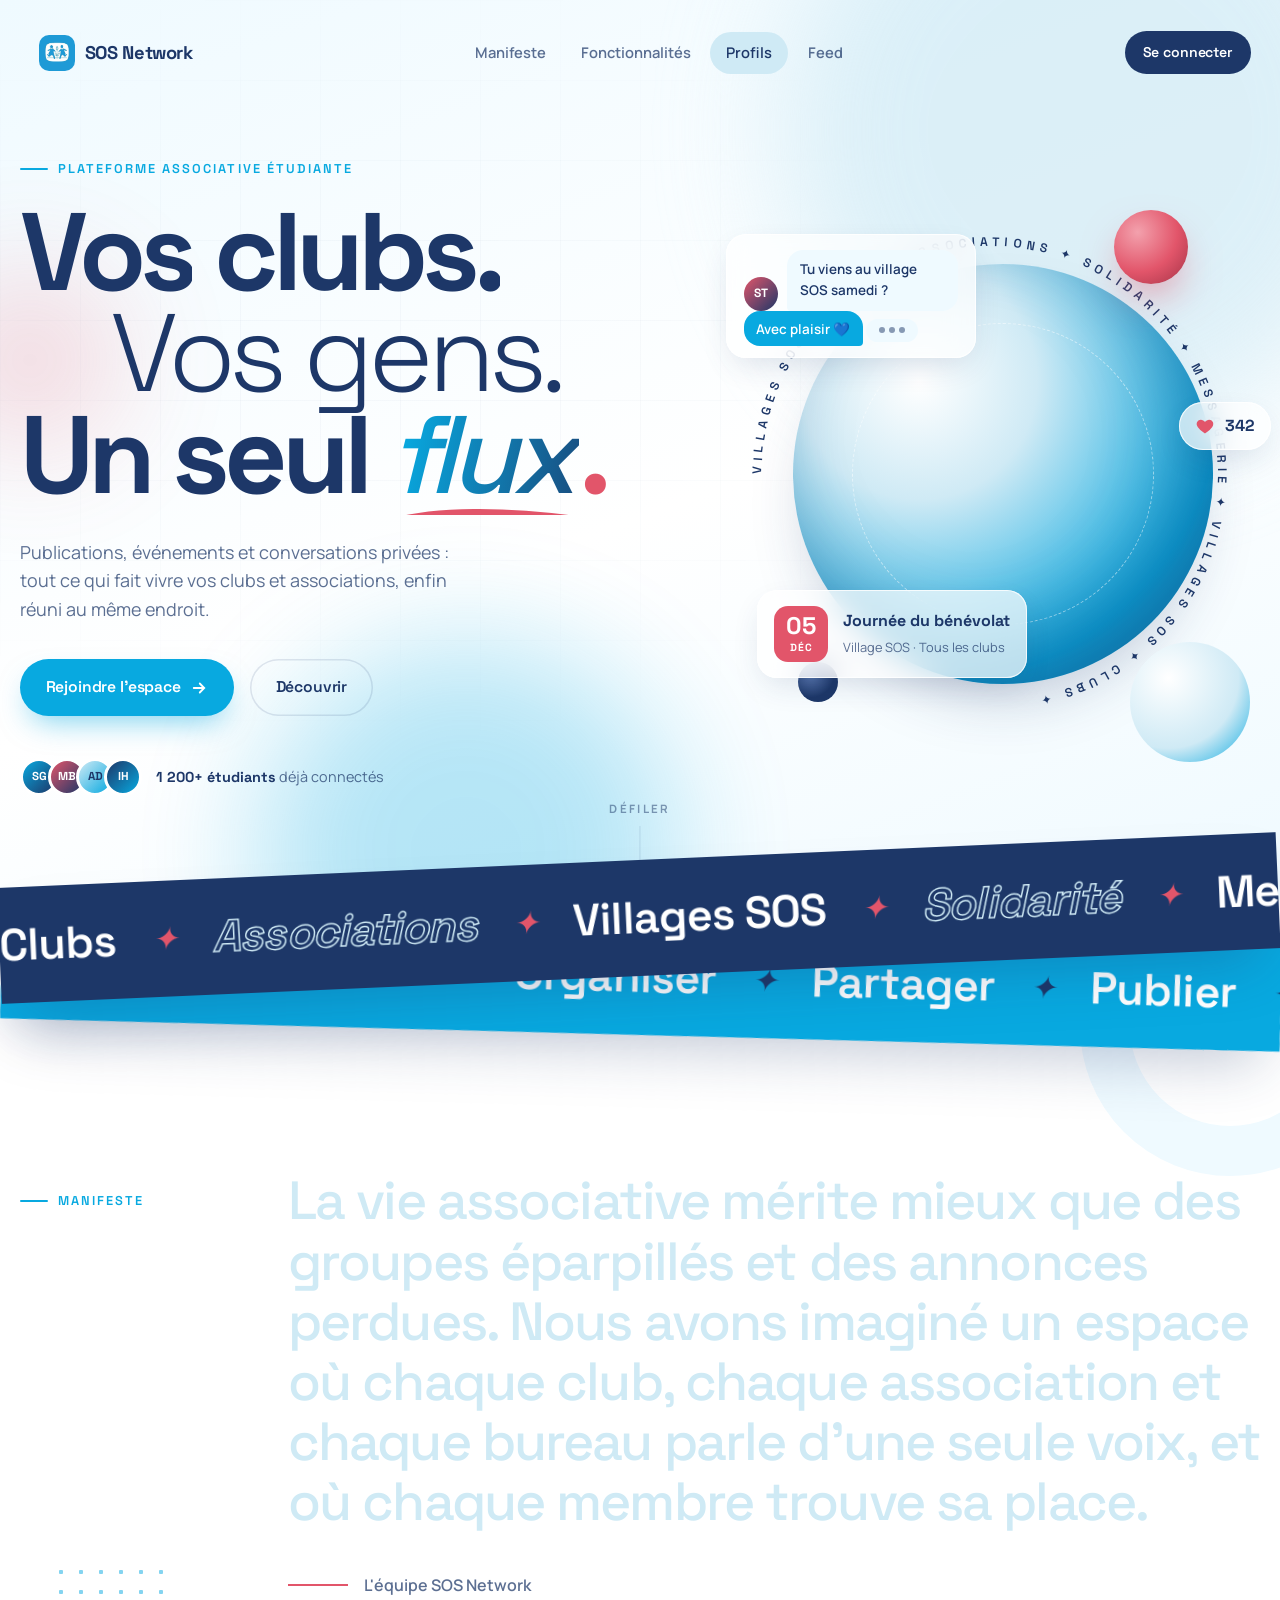
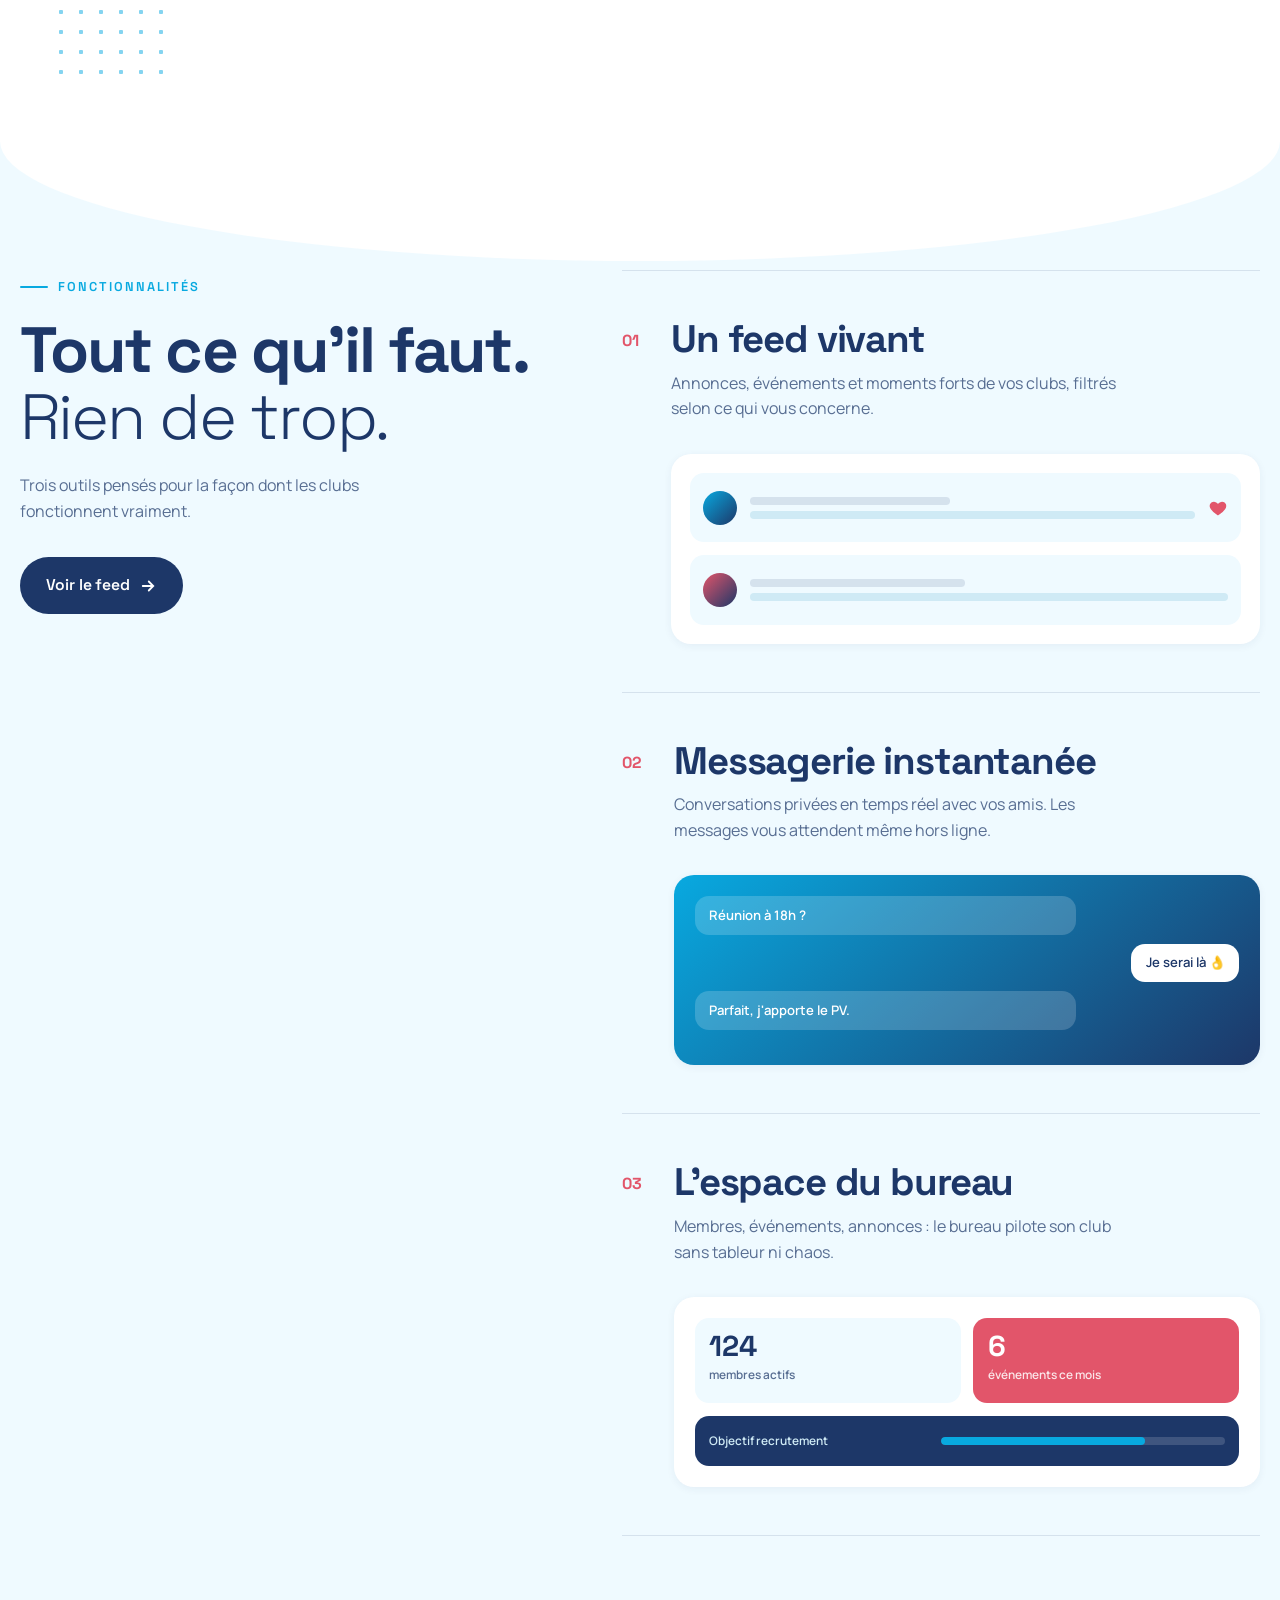
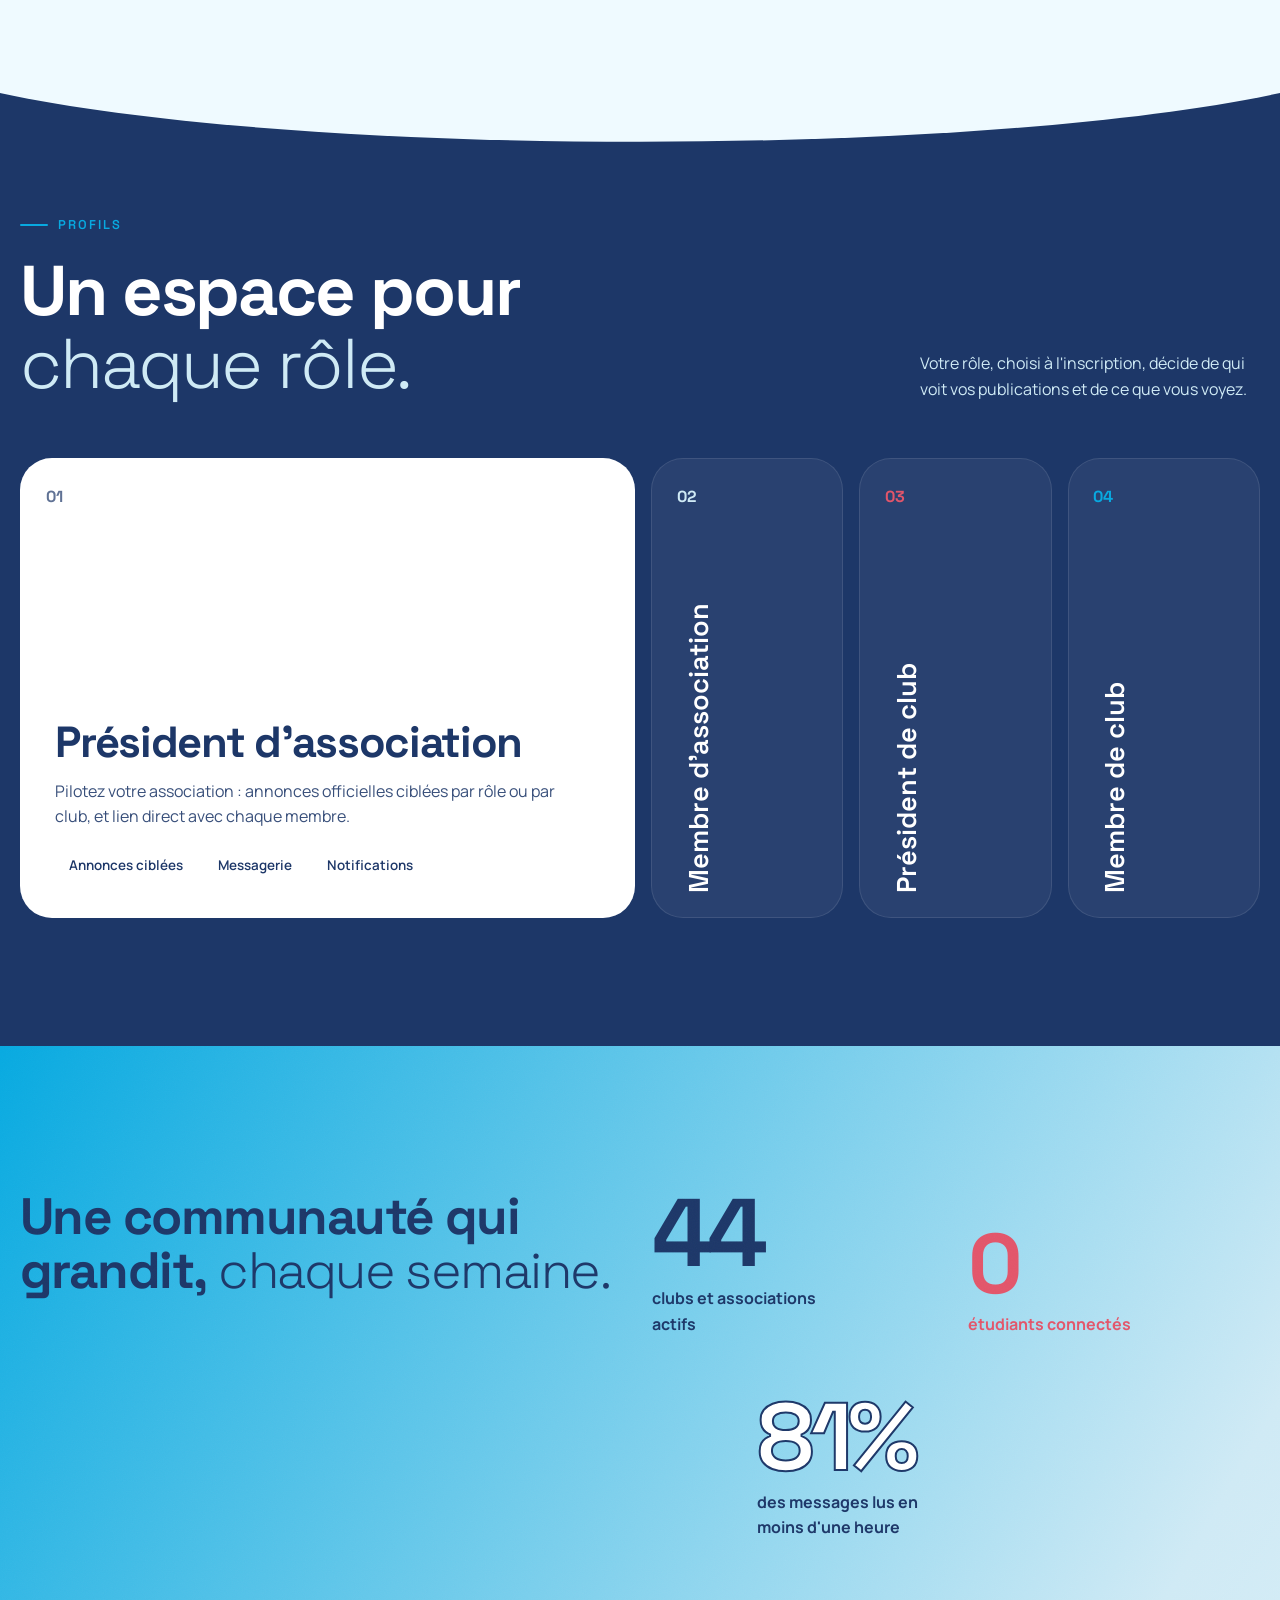
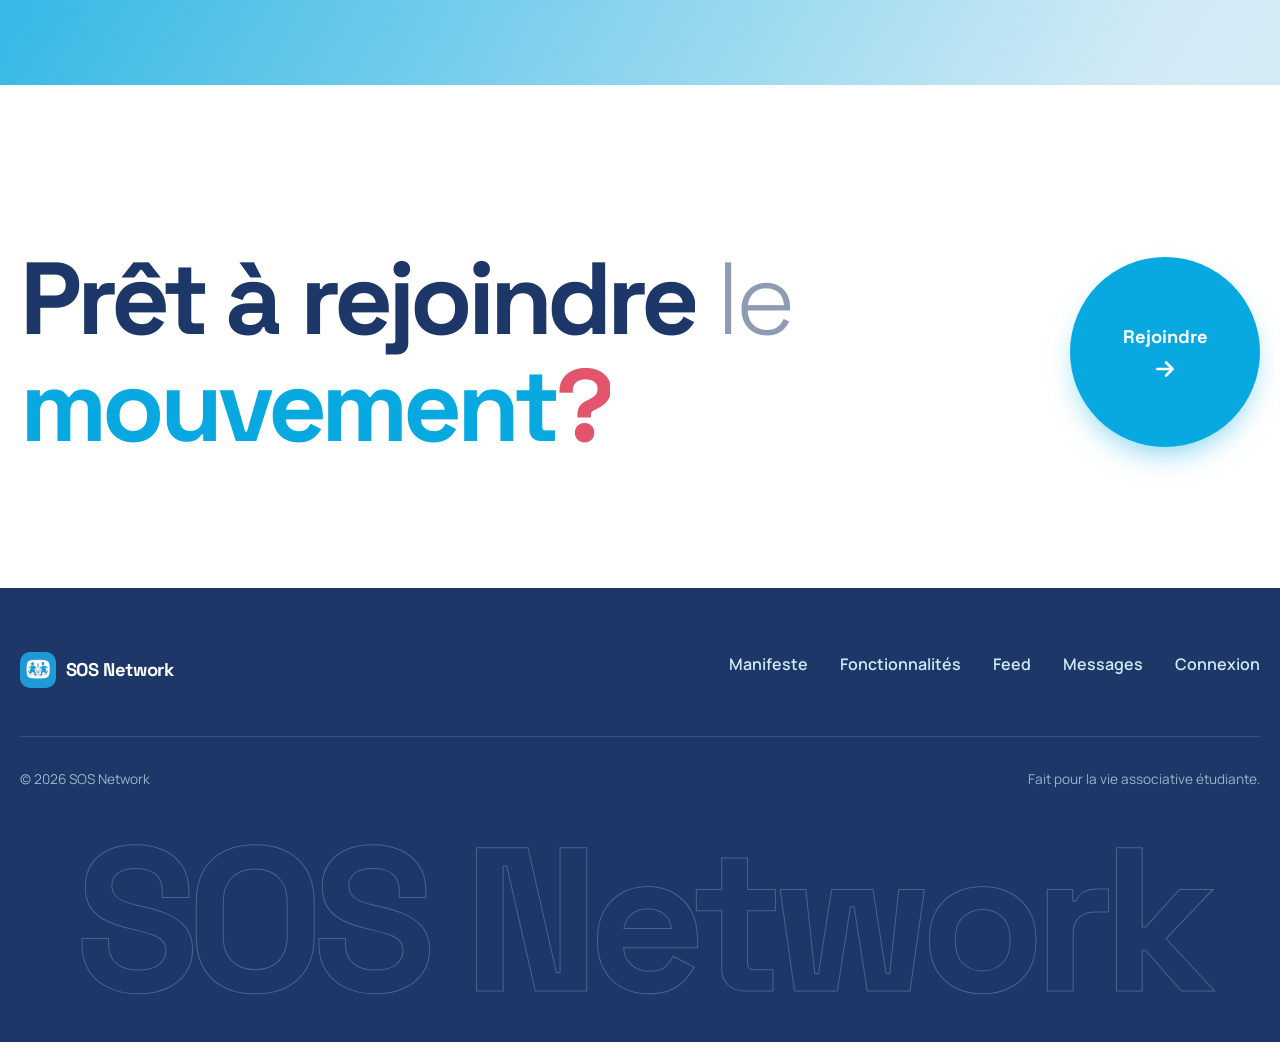
<file: frontend/index.html>
<!DOCTYPE html>
<html lang="fr">
<head>
  <meta charset="UTF-8" />
  <meta name="viewport" content="width=device-width, initial-scale=1.0" />
  <title>SOS Network — La vie de vos clubs, en un seul flux</title>
  <meta name="description" content="SOS Network réunit clubs, associations et bureaux : fil d'actualité, messagerie en temps réel et gestion des membres." />
  <link rel="icon" type="image/jpeg" href="assets/img/logo.jpg" />
  <meta name="theme-color" content="#08A9E0" />
  <link rel="preconnect" href="https://fonts.googleapis.com" />
  <link rel="preconnect" href="https://fonts.gstatic.com" crossorigin />
  <link href="https://fonts.googleapis.com/css2?family=Manrope:wght@400;500;600;700&family=Space+Grotesk:wght@300;400;500;600;700&display=swap" rel="stylesheet" />
  <link rel="stylesheet" href="assets/css/base.css" />
  <link rel="stylesheet" href="assets/css/home.css" />
</head>
<body>

  <!-- ===== NAV ===== -->
  <header class="nav" aria-label="Navigation principale">
    <a href="index.html" class="logo" aria-label="SOS Network, accueil"><span class="logo-mark"></span>SOS Network</a>
    <nav class="nav-links">
      <span class="nav-indicator" aria-hidden="true"></span>
      <a href="#manifeste">Manifeste</a>
      <a href="#fonctionnalites">Fonctionnalités</a>
      <a href="#profils">Profils</a>
      <a href="feed.html">Feed</a>
    </nav>
    <div class="nav-actions">
      <a href="login.html" class="btn btn-dark btn-sm hide-m" data-magnetic="0.25">Se connecter</a>
      <button class="burger" aria-label="Menu" aria-expanded="false"><span></span><span></span></button>
    </div>
  </header>
  <div class="mobile-menu" aria-hidden="true">
    <a href="#manifeste">Manifeste</a>
    <a href="#fonctionnalites">Fonctionnalités</a>
    <a href="#profils">Profils</a>
    <a href="feed.html">Feed</a>
    <a href="login.html" class="hl">Se connecter →</a>
    <p class="mm-foot">Clubs · Associations · Bureaux</p>
  </div>

  <main>
    <!-- ===== HERO ===== -->
    <section class="hero" id="top">
      <div class="hero-bg" aria-hidden="true">
        <div class="hero-grid-lines"></div>
        <div class="blob b1"></div>
        <div class="blob b2"></div>
        <div class="blob b3"></div>
      </div>

      <div class="container">
        <div class="hero-copy">
          <span class="eyebrow" data-enter style="--d:.15s">Plateforme associative étudiante</span>
          <h1 class="hero-title">
            <span class="line split" style="--d:.25s">Vos clubs.</span>
            <span class="line line--indent split thin" style="--d:.45s">Vos gens.</span>
            <span class="line split" style="--d:.65s">Un seul <span class="flux keep">flux<svg class="flux-underline" viewBox="0 0 200 20" preserveAspectRatio="none" aria-hidden="true"><path d="M3 14 C 50 4, 120 4, 197 12"/></svg></span><span class="dot">.</span></span>
          </h1>
          <p class="hero-sub" data-enter style="--d:.9s">Publications, événements et conversations privées : tout ce qui fait vivre vos clubs et associations, enfin réuni au même endroit.</p>
          <div class="hero-actions" data-enter style="--d:1.05s">
            <a href="signup.html" class="btn btn-primary" data-magnetic>Rejoindre l'espace
              <svg class="arrow" width="18" height="18" viewBox="0 0 24 24" fill="none" stroke="currentColor" stroke-width="2.4" stroke-linecap="round"><path d="M5 12h14M13 6l6 6-6 6"/></svg>
            </a>
            <a href="#fonctionnalites" class="btn btn-ghost">Découvrir</a>
          </div>
          <div class="hero-proof" data-enter style="--d:1.2s">
            <div class="stack" aria-hidden="true">
              <span class="avatar">SG</span><span class="avatar" data-tone="coral">MB</span><span class="avatar" data-tone="light">AD</span><span class="avatar" data-tone="navy">IH</span>
            </div>
            <p><strong>1 200+ étudiants</strong> déjà connectés</p>
          </div>
        </div>

        <div class="hero-visual" aria-hidden="true">
          <div class="depth" data-depth="-14" style="position:absolute;inset:0">
            <div class="orb" data-enter="pop" style="--d:.4s"></div>
          </div>
          <div class="depth" data-depth="-6" data-enter style="position:absolute;inset:0;--d:.7s">
            <svg class="ring spin-slow" viewBox="0 0 540 540">
              <defs><path id="circ" d="M270,270 m-240,0 a240,240 0 1,1 480,0 a240,240 0 1,1 -480,0"/></defs>
              <text><textPath href="#circ">Villages SOS ✦ Clubs ✦ Associations ✦ Solidarité ✦ Messagerie ✦ Villages SOS ✦ Clubs ✦</textPath></text>
            </svg>
          </div>
          <div class="depth" data-depth="22" style="position:absolute;inset:0">
            <span class="sphere sphere--coral float" data-enter="pop" style="--d:1s"></span>
            <span class="sphere sphere--navy float float--rev" data-enter="pop" style="--d:1.1s"></span>
            <span class="sphere sphere--light float float--slow" data-enter="pop" style="--d:1.2s"></span>
          </div>
          <div class="depth" data-depth="12" style="position:absolute;inset:0">
            <div class="glass g-chat float float--slow" data-enter style="--d:1.1s">
              <div class="row"><span class="avatar avatar--sm" data-tone="coral">ST</span><span class="bubble">Tu viens au village SOS samedi ?</span></div>
              <span class="bubble me">Avec plaisir 💙</span>
              <span class="typing"><i></i><i></i><i></i></span>
            </div>
            <div class="glass g-ticket float" data-enter style="--d:1.3s">
              <div class="date"><b>05</b><small>DÉC</small></div>
              <div><strong>Journée du bénévolat</strong><span>Village SOS · Tous les clubs</span></div>
            </div>
            <div class="glass g-like float float--rev" data-enter style="--d:1.45s">
              <svg viewBox="0 0 24 24" fill="currentColor"><path d="M12 21s-7.5-4.6-9.5-9.3C1.1 8.3 3.3 4.5 7 4.5c2 0 3.6 1.1 5 2.8 1.4-1.7 3-2.8 5-2.8 3.7 0 5.9 3.8 4.5 7.2C19.5 16.4 12 21 12 21z"/></svg>
              <b>342</b>
            </div>
          </div>
        </div>
      </div>

      <a href="#manifeste" class="hero-scroll"><span>Défiler</span><span class="line"></span></a>
    </section>

    <!-- ===== MARQUEE ===== -->
    <div class="marquee-wrap" aria-hidden="true">
      <div class="marquee">
        <div class="marquee-track">
          <span>Clubs <i class="star">✦</i> <em class="out">Associations</em> <i class="star">✦</i> Villages SOS <i class="star">✦</i> <em class="out">Solidarité</em> <i class="star">✦</i> Messagerie <i class="star">✦</i></span>
          <span>Clubs <i class="star">✦</i> <em class="out">Associations</em> <i class="star">✦</i> Villages SOS <i class="star">✦</i> <em class="out">Solidarité</em> <i class="star">✦</i> Messagerie <i class="star">✦</i></span>
        </div>
      </div>
      <div class="marquee marquee--alt">
        <div class="marquee-track">
          <span>Publier <i class="star">✦</i> Discuter <i class="star">✦</i> Organiser <i class="star">✦</i> Partager <i class="star">✦</i> Publier <i class="star">✦</i> Discuter <i class="star">✦</i></span>
          <span>Publier <i class="star">✦</i> Discuter <i class="star">✦</i> Organiser <i class="star">✦</i> Partager <i class="star">✦</i> Publier <i class="star">✦</i> Discuter <i class="star">✦</i></span>
        </div>
      </div>
    </div>

    <!-- ===== MANIFESTO ===== -->
    <section class="manifesto" id="manifeste">
      <span class="deco-circle" data-parallax="-0.15" aria-hidden="true"></span>
      <span class="deco-dots" aria-hidden="true"></span>
      <div class="container">
        <span class="eyebrow" data-reveal>Manifeste</span>
        <div>
          <p class="manifesto-text" id="manifesto-text">
            La vie associative mérite mieux que des <span data-k="c">groupes éparpillés</span> et des annonces perdues. Nous avons imaginé un espace où chaque club, chaque <span data-k="k">association</span> et chaque bureau parle d'une seule voix, et où chaque membre trouve sa place.
          </p>
          <p class="manifesto-sign" data-reveal>L'équipe SOS Network</p>
        </div>
      </div>
    </section>

    <!-- ===== FEATURES ===== -->
    <section class="features" id="fonctionnalites">
      <div class="container">
        <div class="features-head">
          <span class="eyebrow" data-reveal>Fonctionnalités</span>
          <h2 class="split">Tout ce qu'il faut. <span class="thin">Rien de trop.</span></h2>
          <p data-reveal style="--d:.2s">Trois outils pensés pour la façon dont les clubs fonctionnent vraiment.</p>
          <a href="feed.html" class="btn btn-dark" data-reveal style="--d:.3s" data-magnetic>Voir le feed
            <svg class="arrow" width="18" height="18" viewBox="0 0 24 24" fill="none" stroke="currentColor" stroke-width="2.4" stroke-linecap="round"><path d="M5 12h14M13 6l6 6-6 6"/></svg>
          </a>
        </div>

        <div class="features-list">
          <article class="feature" data-reveal>
            <span class="feature-num">01</span>
            <div>
              <h3>Un feed vivant</h3>
              <p>Annonces, événements et moments forts de vos clubs, filtrés selon ce qui vous concerne.</p>
            </div>
            <div class="feature-visual mini mini-feed" aria-hidden="true">
              <div class="mini-post"><span class="avatar avatar--sm"></span><div class="bars"><i></i><i></i></div><svg class="heart" viewBox="0 0 24 24" fill="currentColor"><path d="M12 21s-7.5-4.6-9.5-9.3C1.1 8.3 3.3 4.5 7 4.5c2 0 3.6 1.1 5 2.8 1.4-1.7 3-2.8 5-2.8 3.7 0 5.9 3.8 4.5 7.2C19.5 16.4 12 21 12 21z"/></svg></div>
              <div class="mini-post"><span class="avatar avatar--sm" data-tone="coral"></span><div class="bars"><i></i><i></i></div></div>
            </div>
          </article>

          <article class="feature" data-reveal>
            <span class="feature-num">02</span>
            <div>
              <h3>Messagerie instantanée</h3>
              <p>Conversations privées en temps réel avec vos amis. Les messages vous attendent même hors ligne.</p>
            </div>
            <div class="feature-visual mini mini-chat" aria-hidden="true">
              <span>Réunion à 18h ?</span>
              <span class="me">Je serai là 👌</span>
              <span>Parfait, j'apporte le PV.</span>
            </div>
          </article>

          <article class="feature" data-reveal>
            <span class="feature-num">03</span>
            <div>
              <h3>L'espace du bureau</h3>
              <p>Membres, événements, annonces : le bureau pilote son club sans tableur ni chaos.</p>
            </div>
            <div class="feature-visual mini mini-board" aria-hidden="true">
              <div class="tile"><b>124</b><small>membres actifs</small></div>
              <div class="tile tile--c"><b>6</b><small>événements ce mois</small></div>
              <div class="tile tile--n"><small style="color:var(--light)">Objectif recrutement</small><div class="progress"><i></i></div></div>
            </div>
          </article>
        </div>
      </div>
    </section>

    <!-- ===== ROLES ===== -->
    <section class="roles" id="profils">
      <svg class="roles-wave" viewBox="0 0 1440 90" preserveAspectRatio="none" aria-hidden="true"><path fill="currentColor" d="M0,0 L1440,0 L1440,30 C1100,95 340,95 0,30 Z"/></svg>
      <div class="container">
        <div class="roles-head">
          <div>
            <span class="eyebrow" data-reveal>Profils</span>
            <h2 class="split" style="margin-top:1.2rem">Un espace pour <span class="thin">chaque rôle.</span></h2>
          </div>
          <p data-reveal style="--d:.2s">Votre rôle, choisi à l'inscription, décide de qui voit vos publications et de ce que vous voyez.</p>
        </div>

        <div class="acc" data-reveal role="tablist">
          <button class="acc-item is-open" data-accent="white" role="tab" aria-selected="true">
            <span class="acc-num">01</span>
            <span class="acc-label">Président d'association</span>
            <span class="acc-shape"></span>
            <div class="acc-body">
              <h3>Président d'association</h3>
              <p>Pilotez votre association : annonces officielles ciblées par rôle ou par club, et lien direct avec chaque membre.</p>
              <ul><li>Annonces ciblées</li><li>Messagerie</li><li>Notifications</li></ul>
            </div>
          </button>
          <button class="acc-item" data-accent="light" role="tab" aria-selected="false">
            <span class="acc-num">02</span>
            <span class="acc-label">Membre d'association</span>
            <span class="acc-shape"></span>
            <div class="acc-body">
              <h3>Membre d'association</h3>
              <p>Engagez-vous dans les actions de votre association et restez au courant de chaque projet.</p>
              <ul><li>Projets</li><li>Bénévolat</li><li>Annonces</li></ul>
            </div>
          </button>
          <button class="acc-item" data-accent="coral" role="tab" aria-selected="false">
            <span class="acc-num">03</span>
            <span class="acc-label">Président de club</span>
            <span class="acc-shape"></span>
            <div class="acc-body">
              <h3>Président de club</h3>
              <p>Animez votre club : publiez pour vos membres, organisez les événements et gardez le contact avec tous.</p>
              <ul><li>Publications du club</li><li>Événements</li><li>Membres</li></ul>
            </div>
          </button>
          <button class="acc-item" data-accent="cyan" role="tab" aria-selected="false">
            <span class="acc-num">04</span>
            <span class="acc-label">Membre de club</span>
            <span class="acc-shape"></span>
            <div class="acc-body">
              <h3>Membre de club</h3>
              <p>Suivez l'actualité de votre club, participez aux événements et échangez avec les autres membres.</p>
              <ul><li>Feed personnalisé</li><li>Amis</li><li>Messagerie</li></ul>
            </div>
          </button>
        </div>
      </div>
    </section>

    <!-- ===== STATS ===== -->
    <section class="stats grain">
      <div class="container">
        <h2 class="stats-title split">Une communauté qui grandit, <span class="thin">chaque semaine.</span></h2>
        <div class="stat stat--1" data-reveal><b data-count="48">0</b><span>clubs et associations actifs</span></div>
        <div class="stat stat--2" data-reveal style="--d:.15s"><b data-count="1200" data-suffix="+">0</b><span>étudiants connectés</span></div>
        <div class="stat stat--3" data-reveal style="--d:.3s"><b data-count="96" data-suffix="%">0</b><span>des messages lus en moins d'une heure</span></div>
      </div>
    </section>

    <!-- ===== CTA ===== -->
    <section class="cta">
      <span class="deco" data-parallax="0.12" aria-hidden="true"></span>
      <div class="container">
        <h2 class="split">Prêt à rejoindre <span class="thin">le</span> <span class="hl">mouvement</span><span class="dot">?</span></h2>
        <a href="signup.html" class="cta-round" data-magnetic="0.4" data-reveal="scale">
          <span>Rejoindre
            <svg viewBox="0 0 24 24" fill="none" stroke="currentColor" stroke-width="2.4" stroke-linecap="round"><path d="M5 12h14M13 6l6 6-6 6"/></svg>
          </span>
        </a>
      </div>
    </section>
  </main>

  <!-- ===== FOOTER ===== -->
  <footer class="footer">
    <div class="container">
      <div class="footer-top">
        <a href="index.html" class="logo"><span class="logo-mark"></span>SOS Network</a>
        <nav class="footer-links" aria-label="Liens du pied de page">
          <a href="#manifeste">Manifeste</a>
          <a href="#fonctionnalites">Fonctionnalités</a>
          <a href="feed.html">Feed</a>
          <a href="conversations.html">Messages</a>
          <a href="login.html">Connexion</a>
        </nav>
      </div>
      <div class="footer-bottom">
        <span>© <span data-year></span> SOS Network</span>
        <span>Fait pour la vie associative étudiante.</span>
      </div>
      <div class="footer-big" aria-hidden="true">SOS Network</div>
    </div>
  </footer>

  <script src="assets/js/core.js"></script>
  <script src="assets/js/home.js"></script>
</body>
</html>
</file>
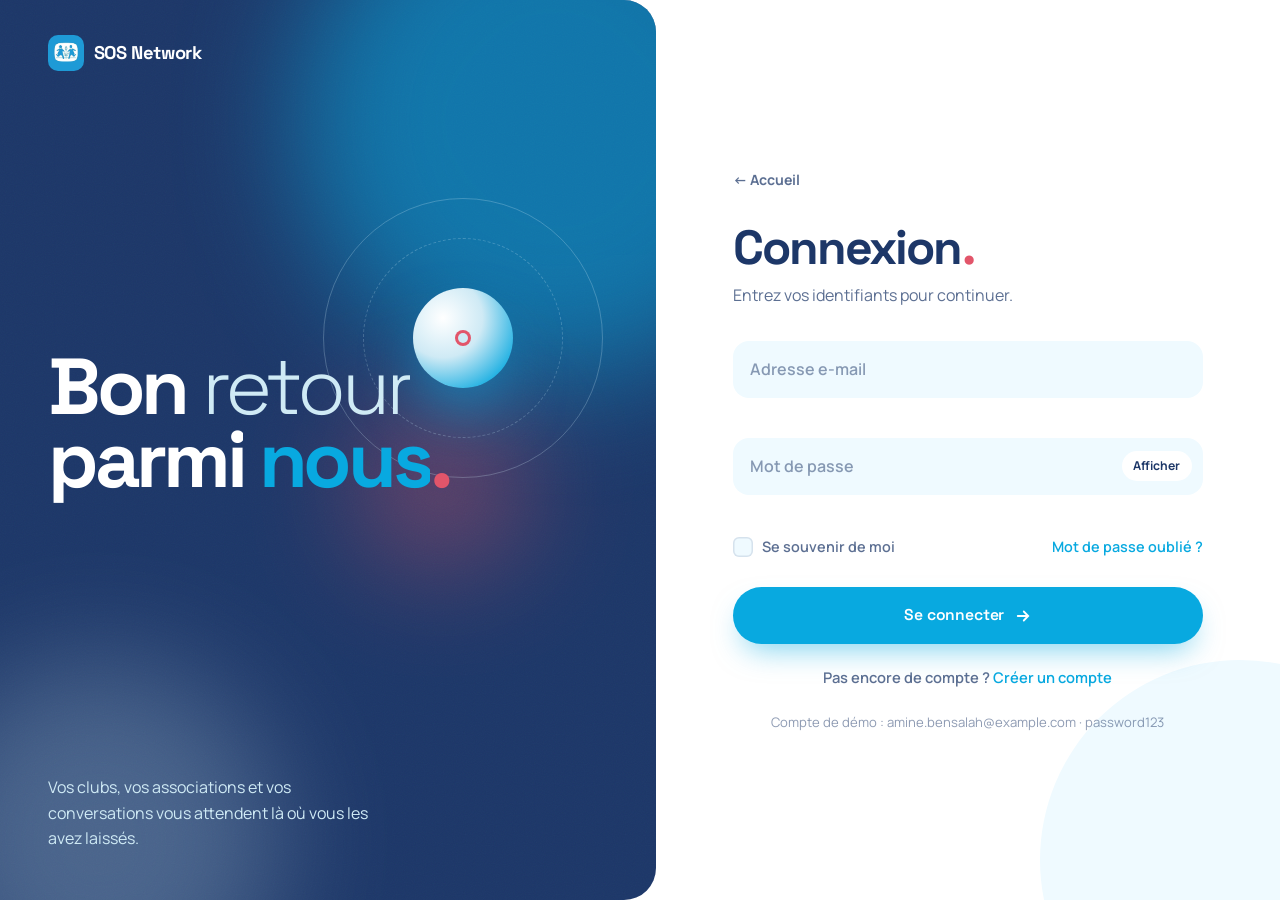
<file: frontend/login.html>
<!DOCTYPE html>
<html lang="fr">
<head>
  <meta charset="UTF-8" />
  <meta name="viewport" content="width=device-width, initial-scale=1.0" />
  <title>Connexion — SOS Network</title>
  <meta name="description" content="Connectez-vous à SOS Network, le réseau des clubs et associations SOS." />
  <link rel="icon" type="image/jpeg" href="assets/img/logo.jpg" />
  <meta name="theme-color" content="#1D3768" />
  <link rel="preconnect" href="https://fonts.googleapis.com" />
  <link rel="preconnect" href="https://fonts.gstatic.com" crossorigin />
  <link href="https://fonts.googleapis.com/css2?family=Manrope:wght@400;500;600;700&family=Space+Grotesk:wght@300;400;500;600;700&display=swap" rel="stylesheet" />
  <link rel="stylesheet" href="assets/css/base.css" />
  <link rel="stylesheet" href="assets/css/login.css" />
</head>
<body class="auth">
  <div class="auth-layout">

    <!-- ===== Visual side ===== -->
    <aside class="auth-visual grain" aria-hidden="true">
      <div class="blob v1"></div>
      <div class="blob v2"></div>
      <div class="blob v3"></div>
      <div class="auth-rings"><span></span><span></span><span></span><i class="o1"></i><i class="o2"></i></div>

      <a href="index.html" class="logo"><span class="logo-mark"></span>SOS Network</a>

      <h2 class="auth-visual-title split" style="--d:.2s">Bon <span class="thin">retour</span><br>parmi <span class="hl">nous</span><span class="dot">.</span></h2>

      <div class="auth-visual-foot">
        <p data-reveal style="--d:.8s">Vos clubs, vos associations et vos conversations vous attendent là où vous les avez laissés.</p>
        <div class="mini-stack" data-reveal style="--d:1s">
          <div class="stack"><span class="avatar" data-tone="coral">SG</span><span class="avatar" data-tone="light">MB</span><span class="avatar">AD</span></div>
          +1 200
        </div>
      </div>
    </aside>

    <!-- ===== Form side ===== -->
    <main class="auth-main">
      <div class="auth-box">
        <section class="step is-active" id="step-form" aria-labelledby="t-form">
          <a href="index.html" class="back-link">← Accueil</a>
          <h1 id="t-form">Connexion<span class="dot">.</span></h1>
          <p class="subtitle">Entrez vos identifiants pour continuer.</p>

          <div class="alert" id="form-alert" role="alert"></div>

          <form id="login-form" novalidate>
            <div class="field" data-field="email">
              <input type="email" id="email" name="email" placeholder=" " autocomplete="email" />
              <label for="email">Adresse e-mail</label>
              <div class="field-error"></div>
            </div>
            <div class="field" data-field="password">
              <input type="password" id="password" name="password" placeholder=" " autocomplete="current-password" />
              <label for="password">Mot de passe</label>
              <button type="button" class="toggle-pass" id="toggle-pass">Afficher</button>
              <div class="field-error"></div>
            </div>

            <div class="form-row">
              <label class="check"><input type="checkbox" id="remember" /> Se souvenir de moi</label>
              <a href="#">Mot de passe oublié ?</a>
            </div>

            <button type="submit" class="btn btn-primary btn-block" id="btn-submit">
              <span class="spinner"></span>
              <span class="btn-label">Se connecter</span>
              <svg class="arrow" width="18" height="18" viewBox="0 0 24 24" fill="none" stroke="currentColor" stroke-width="2.4" stroke-linecap="round"><path d="M5 12h14M13 6l6 6-6 6"/></svg>
            </button>
          </form>

          <p class="switch-auth">Pas encore de compte ? <a href="signup.html">Créer un compte</a></p>
          <p class="hint">Compte de démo : amine.bensalah@example.com · password123</p>
        </section>
      </div>
    </main>
  </div>

  <script src="assets/js/core.js"></script>
  <script src="assets/js/services/api.js"></script>
  <script src="assets/js/services/auth.service.js"></script>
  <script src="assets/js/login.js"></script>
</body>
</html>
</file>
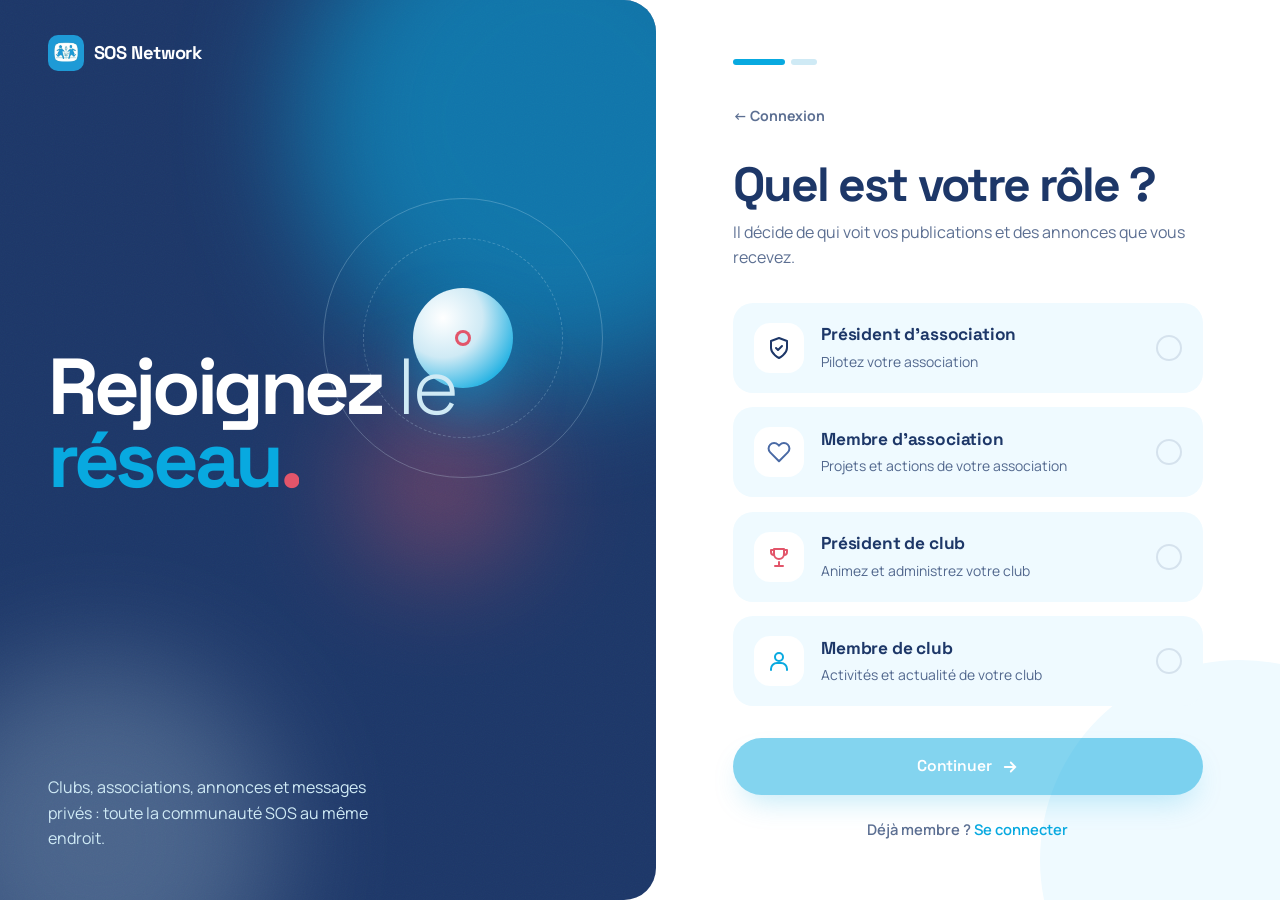
<file: frontend/signup.html>
<!DOCTYPE html>
<html lang="fr">
<head>
  <meta charset="UTF-8" />
  <meta name="viewport" content="width=device-width, initial-scale=1.0" />
  <title>Inscription — SOS Network</title>
  <meta name="description" content="Créez votre compte SOS Network : choisissez votre rôle et votre club." />
  <link rel="icon" type="image/jpeg" href="assets/img/logo.jpg" />
  <meta name="theme-color" content="#1D3768" />
  <link rel="preconnect" href="https://fonts.googleapis.com" />
  <link rel="preconnect" href="https://fonts.gstatic.com" crossorigin />
  <link href="https://fonts.googleapis.com/css2?family=Manrope:wght@400;500;600;700&family=Space+Grotesk:wght@300;400;500;600;700&display=swap" rel="stylesheet" />
  <link rel="stylesheet" href="assets/css/base.css" />
  <link rel="stylesheet" href="assets/css/login.css" />
</head>
<body class="auth">
  <div class="auth-layout">

    <!-- ===== Visual side ===== -->
    <aside class="auth-visual grain" aria-hidden="true">
      <div class="blob v1"></div>
      <div class="blob v2"></div>
      <div class="blob v3"></div>
      <div class="auth-rings"><span></span><span></span><span></span><i class="o1"></i><i class="o2"></i></div>

      <a href="index.html" class="logo"><span class="logo-mark"></span>SOS Network</a>

      <h2 class="auth-visual-title split" style="--d:.2s">Rejoignez <span class="thin">le</span><br><span class="hl">réseau</span><span class="dot">.</span></h2>

      <div class="auth-visual-foot">
        <p data-reveal style="--d:.8s">Clubs, associations, annonces et messages privés : toute la communauté SOS au même endroit.</p>
        <div class="mini-stack" data-reveal style="--d:1s">
          <div class="stack"><span class="avatar" data-tone="coral">ST</span><span class="avatar" data-tone="light">KB</span><span class="avatar">AB</span></div>
          +1 200
        </div>
      </div>
    </aside>

    <!-- ===== Form side ===== -->
    <main class="auth-main">
      <div class="auth-box">
        <div class="progress-dots" aria-hidden="true"><i class="on"></i><i></i></div>

        <!-- STEP 1: role -->
        <section class="step is-active" id="step-role" aria-labelledby="t-role">
          <a href="login.html" class="back-link">← Connexion</a>
          <h1 id="t-role">Quel est votre rôle ?</h1>
          <p class="subtitle">Il décide de qui voit vos publications et des annonces que vous recevez.</p>

          <div class="roles-pick" role="radiogroup" aria-labelledby="t-role">
            <button type="button" class="role" data-role="1" role="radio" aria-checked="false">
              <span class="role-icon"><svg viewBox="0 0 24 24" fill="none" stroke="currentColor" stroke-width="2" stroke-linecap="round" stroke-linejoin="round"><path d="M12 22s8-4 8-10V5l-8-3-8 3v7c0 6 8 10 8 10z"/><path d="M9 12l2 2 4-4"/></svg></span>
              <span class="role-text"><strong>Président d'association</strong><span>Pilotez votre association</span></span>
              <span class="role-check"><svg viewBox="0 0 24 24" fill="none" stroke="currentColor" stroke-width="3.5" stroke-linecap="round" stroke-linejoin="round"><path d="M5 12l5 5L20 7"/></svg></span>
            </button>
            <button type="button" class="role" data-role="2" role="radio" aria-checked="false">
              <span class="role-icon"><svg viewBox="0 0 24 24" fill="none" stroke="currentColor" stroke-width="2" stroke-linecap="round" stroke-linejoin="round"><path d="M20.8 4.6a5.5 5.5 0 0 0-7.8 0L12 5.7l-1-1.1a5.5 5.5 0 0 0-7.8 7.8L12 21.2l8.8-8.8a5.5 5.5 0 0 0 0-7.8z"/></svg></span>
              <span class="role-text"><strong>Membre d'association</strong><span>Projets et actions de votre association</span></span>
              <span class="role-check"><svg viewBox="0 0 24 24" fill="none" stroke="currentColor" stroke-width="3.5" stroke-linecap="round" stroke-linejoin="round"><path d="M5 12l5 5L20 7"/></svg></span>
            </button>
            <button type="button" class="role" data-role="3" role="radio" aria-checked="false">
              <span class="role-icon"><svg viewBox="0 0 24 24" fill="none" stroke="currentColor" stroke-width="2" stroke-linecap="round" stroke-linejoin="round"><path d="M8 21h8M12 17v4M7 4h10v5a5 5 0 0 1-10 0z"/><path d="M17 5h3v2a3 3 0 0 1-3 3M7 5H4v2a3 3 0 0 0 3 3"/></svg></span>
              <span class="role-text"><strong>Président de club</strong><span>Animez et administrez votre club</span></span>
              <span class="role-check"><svg viewBox="0 0 24 24" fill="none" stroke="currentColor" stroke-width="3.5" stroke-linecap="round" stroke-linejoin="round"><path d="M5 12l5 5L20 7"/></svg></span>
            </button>
            <button type="button" class="role" data-role="4" role="radio" aria-checked="false">
              <span class="role-icon"><svg viewBox="0 0 24 24" fill="none" stroke="currentColor" stroke-width="2" stroke-linecap="round" stroke-linejoin="round"><circle cx="12" cy="8" r="4"/><path d="M4 21v-1a6 6 0 0 1 6-6h4a6 6 0 0 1 6 6v1"/></svg></span>
              <span class="role-text"><strong>Membre de club</strong><span>Activités et actualité de votre club</span></span>
              <span class="role-check"><svg viewBox="0 0 24 24" fill="none" stroke="currentColor" stroke-width="3.5" stroke-linecap="round" stroke-linejoin="round"><path d="M5 12l5 5L20 7"/></svg></span>
            </button>
          </div>

          <button type="button" class="btn btn-primary btn-block" id="btn-continue" disabled>Continuer
            <svg class="arrow" width="18" height="18" viewBox="0 0 24 24" fill="none" stroke="currentColor" stroke-width="2.4" stroke-linecap="round"><path d="M5 12h14M13 6l6 6-6 6"/></svg>
          </button>
          <p class="switch-auth">Déjà membre ? <a href="login.html">Se connecter</a></p>
        </section>

        <!-- STEP 2: details -->
        <section class="step" id="step-form" aria-labelledby="t-form">
          <button type="button" class="back-link" id="btn-back">← Changer de rôle</button>
          <h1 id="t-form">Inscription<span class="dot">.</span></h1>
          <p class="subtitle">Quelques informations pour créer votre compte.</p>

          <div class="role-pill" id="role-pill">
            <span id="role-pill-label"></span>
            <button type="button" id="btn-change-role">Changer</button>
          </div>

          <div class="alert" id="form-alert" role="alert"></div>

          <form id="signup-form" novalidate>
            <div class="field-pair">
              <div class="field" data-field="firstName">
                <input type="text" id="firstName" placeholder=" " autocomplete="given-name" maxlength="50" />
                <label for="firstName">Prénom</label>
                <div class="field-error"></div>
              </div>
              <div class="field" data-field="lastName">
                <input type="text" id="lastName" placeholder=" " autocomplete="family-name" maxlength="50" />
                <label for="lastName">Nom</label>
                <div class="field-error"></div>
              </div>
            </div>
            <div class="field" data-field="email">
              <input type="email" id="email" placeholder=" " autocomplete="email" maxlength="255" />
              <label for="email">Adresse e-mail</label>
              <div class="field-error"></div>
            </div>
            <div class="field" data-field="password">
              <input type="password" id="password" placeholder=" " autocomplete="new-password" maxlength="100" />
              <label for="password">Mot de passe (6 caractères min.)</label>
              <button type="button" class="toggle-pass" id="toggle-pass">Afficher</button>
              <div class="field-error"></div>
            </div>
            <div class="field" data-field="clubId">
              <select id="clubId"><option value="">Choisir un club…</option></select>
              <label for="clubId">Club</label>
              <div class="field-error"></div>
            </div>

            <button type="submit" class="btn btn-primary btn-block" id="btn-submit">
              <span class="spinner"></span>
              <span class="btn-label">Créer mon compte</span>
              <svg class="arrow" width="18" height="18" viewBox="0 0 24 24" fill="none" stroke="currentColor" stroke-width="2.4" stroke-linecap="round"><path d="M5 12h14M13 6l6 6-6 6"/></svg>
            </button>
          </form>
          <p class="switch-auth">Déjà membre ? <a href="login.html">Se connecter</a></p>
        </section>
      </div>
    </main>
  </div>

  <script src="assets/js/core.js"></script>
  <script src="assets/js/services/api.js"></script>
  <script src="assets/js/services/auth.service.js"></script>
  <script src="assets/js/signup.js"></script>
</body>
</html>
</file>
<file: frontend/assets/css/base.css>
/* =========================================================
   SOS Network — Design system
   Palette: #08A9E0 cyan · #1D3768 navy · #E2556A coral
            #EFFAFF pale · #CFEAF5 light · #FFFFFF white
   ========================================================= */
:root {
  --cyan: #08A9E0;
  --navy: #1D3768;
  --coral: #E2556A;
  --pale: #EFFAFF;
  --light: #CFEAF5;
  --white: #FFFFFF;

  /* Derived tints (palette only, via alpha) */
  --navy-70: rgba(29, 55, 104, .72);
  --navy-50: rgba(29, 55, 104, .5);
  --navy-12: rgba(29, 55, 104, .12);
  --navy-06: rgba(29, 55, 104, .06);
  --cyan-15: rgba(8, 169, 224, .15);
  --cyan-30: rgba(8, 169, 224, .3);
  --coral-15: rgba(226, 85, 106, .15);

  --font-display: "Space Grotesk", "Sora", system-ui, sans-serif;
  --font-body: "Manrope", "Inter", system-ui, sans-serif;

  --r-sm: 12px;
  --r-md: 20px;
  --r-lg: 32px;
  --r-pill: 999px;

  --shadow-sm: 0 2px 8px rgba(29, 55, 104, .06);
  --shadow-md: 0 12px 32px -8px rgba(29, 55, 104, .16);
  --shadow-lg: 0 30px 60px -20px rgba(29, 55, 104, .28);
  --shadow-cyan: 0 14px 30px -10px rgba(8, 169, 224, .55);

  --ease-out: cubic-bezier(.16, 1, .3, 1);
  --ease-spring: cubic-bezier(.34, 1.56, .64, 1);

  --container: min(1240px, 100% - 2.5rem);
}

*, *::before, *::after { box-sizing: border-box; }
html { scroll-behavior: smooth; -webkit-text-size-adjust: 100%; }
body {
  margin: 0;
  font-family: var(--font-body);
  font-size: 1rem;
  line-height: 1.6;
  color: var(--navy);
  background: var(--white);
  -webkit-font-smoothing: antialiased;
  overflow-x: hidden;
}
h1, h2, h3, h4 { font-family: var(--font-display); line-height: 1.05; letter-spacing: -.03em; margin: 0; }
p { margin: 0; }
a { color: inherit; text-decoration: none; }
img, svg { display: block; max-width: 100%; }
button { font: inherit; color: inherit; }
::selection { background: var(--cyan); color: var(--white); }
:focus-visible { outline: 3px solid var(--cyan); outline-offset: 3px; border-radius: 6px; }

.container { width: var(--container); margin-inline: auto; }
.sr-only { position: absolute; width: 1px; height: 1px; overflow: hidden; clip: rect(0 0 0 0); white-space: nowrap; }

/* ---------- Typography helpers ---------- */
.eyebrow {
  display: inline-flex; align-items: center; gap: .6rem;
  font-family: var(--font-display); font-weight: 600; font-size: .8rem;
  letter-spacing: .16em; text-transform: uppercase; color: var(--cyan);
}
.eyebrow::before { content: ""; width: 28px; height: 2px; background: currentColor; border-radius: 2px; }
.hl { color: var(--cyan); }
.hl-coral { color: var(--coral); }
.thin { font-weight: 300; }
.italic { font-style: italic; }
.dot { color: var(--coral); }

/* ---------- Buttons ---------- */
.btn {
  --bg: var(--cyan); --fg: var(--white);
  position: relative; display: inline-flex; align-items: center; justify-content: center; gap: .6rem;
  padding: 1rem 1.6rem; border-radius: var(--r-pill); border: 0;
  background: var(--bg); color: var(--fg);
  font-family: var(--font-display); font-weight: 600; font-size: .98rem; letter-spacing: -.01em;
  cursor: pointer; overflow: hidden; isolation: isolate;
  transition: transform .5s var(--ease-out), box-shadow .3s, background .3s, color .3s;
  will-change: transform;
}
.btn::before {
  content: ""; position: absolute; inset: 0; z-index: -1; border-radius: inherit;
  background: var(--navy); transform: translateY(101%); transition: transform .5s var(--ease-out);
}
.btn:hover::before { transform: translateY(0); }
.btn-primary { box-shadow: var(--shadow-cyan); }
.btn-dark { --bg: var(--navy); }
.btn-dark::before { background: var(--cyan); }
.btn-ghost { --bg: transparent; --fg: var(--navy); box-shadow: inset 0 0 0 1.5px var(--navy-12); }
.btn-ghost:hover { --fg: var(--white); }
.btn-white { --bg: var(--white); --fg: var(--navy); }
.btn-white:hover { --fg: var(--white); }
.btn .arrow { transition: transform .4s var(--ease-out); }
.btn:hover .arrow { transform: translateX(4px) rotate(-45deg); }
.btn:disabled { opacity: .5; cursor: not-allowed; }
.btn:disabled::before { display: none; }
.btn-block { width: 100%; }
.btn-sm { padding: .65rem 1.1rem; font-size: .88rem; }

.icon-btn {
  width: 42px; height: 42px; border-radius: 50%; border: 0; display: grid; place-items: center;
  background: var(--pale); color: var(--navy); cursor: pointer;
  transition: background .25s, color .25s, transform .3s var(--ease-spring);
}
.icon-btn:hover { background: var(--cyan); color: var(--white); transform: scale(1.06); }
.icon-btn svg { width: 20px; height: 20px; }

/* ---------- Navbar (floating pill) ---------- */
.nav {
  position: fixed; top: 18px; left: 50%; z-index: 50;
  width: min(1240px, calc(100% - 1.5rem)); transform: translateX(-50%);
  display: flex; align-items: center; justify-content: space-between; gap: 1rem;
  padding: .6rem .6rem .6rem 1.2rem; border-radius: var(--r-pill);
  background: transparent;
  transition: background .4s, box-shadow .4s, padding .4s, top .4s;
  animation: navIn 1s var(--ease-out) both .1s;
}
.nav.is-scrolled {
  top: 10px; background: rgba(255, 255, 255, .78);
  backdrop-filter: blur(16px) saturate(1.4); -webkit-backdrop-filter: blur(16px) saturate(1.4);
  box-shadow: var(--shadow-md), inset 0 0 0 1px rgba(255, 255, 255, .6);
}
.nav--solid { background: rgba(255, 255, 255, .85); backdrop-filter: blur(16px); -webkit-backdrop-filter: blur(16px); box-shadow: var(--shadow-sm), inset 0 0 0 1px var(--navy-06); }
@keyframes navIn { from { opacity: 0; transform: translate(-50%, -30px); } }

.logo { display: inline-flex; align-items: center; gap: .6rem; font-family: var(--font-display); font-weight: 700; font-size: 1.15rem; letter-spacing: -.02em; }
.logo-mark {
  width: 36px; height: 36px; border-radius: 10px; flex-shrink: 0;
  background: #1ba1e2 url("../img/logo.jpg") center / cover no-repeat;
}

.nav-links { position: relative; display: flex; align-items: center; gap: .2rem; padding: .3rem; border-radius: var(--r-pill); }
.nav-links a {
  position: relative; z-index: 1; padding: .55rem 1rem; border-radius: var(--r-pill);
  font-weight: 600; font-size: .92rem; color: var(--navy-70); transition: color .3s;
}
.nav-links a:hover, .nav-links a.is-active { color: var(--navy); }
.nav-indicator {
  position: absolute; z-index: 0; top: .3rem; height: calc(100% - .6rem); border-radius: var(--r-pill);
  background: var(--light); opacity: 0;
  transition: left .45s var(--ease-out), width .45s var(--ease-out), opacity .3s;
}
.nav-actions { display: flex; align-items: center; gap: .5rem; }

.burger { display: none; width: 46px; height: 46px; border-radius: 50%; border: 0; background: var(--navy); cursor: pointer; position: relative; }
.burger span { position: absolute; left: 14px; right: 14px; height: 2px; background: var(--white); border-radius: 2px; transition: transform .4s var(--ease-out), top .4s var(--ease-out); }
.burger span:nth-child(1) { top: 19px; }
.burger span:nth-child(2) { top: 26px; }
.menu-open .burger span:nth-child(1) { top: 22px; transform: rotate(45deg); }
.menu-open .burger span:nth-child(2) { top: 22px; transform: rotate(-45deg); }

.mobile-menu {
  position: fixed; inset: 0; z-index: 40; background: var(--navy); color: var(--white);
  display: flex; flex-direction: column; justify-content: center; padding: 6rem 2rem 3rem;
  clip-path: circle(0% at calc(100% - 44px) 44px); transition: clip-path .8s var(--ease-out);
  visibility: hidden;
}
.menu-open .mobile-menu { clip-path: circle(150% at calc(100% - 44px) 44px); visibility: visible; }
.mobile-menu a {
  font-family: var(--font-display); font-size: clamp(2.4rem, 10vw, 3.5rem); font-weight: 600; letter-spacing: -.03em;
  padding: .3rem 0; opacity: 0; transform: translateY(30px);
  transition: opacity .5s, transform .6s var(--ease-out), color .3s;
}
.mobile-menu a:hover, .mobile-menu a.is-active { color: var(--cyan); }
.menu-open .mobile-menu a { opacity: 1; transform: none; transition-delay: calc(.25s + var(--i, 0) * .07s); }
.mobile-menu .mm-foot { margin-top: 3rem; color: var(--light); font-size: .9rem; opacity: .7; }

/* ---------- Avatars ---------- */
.avatar {
  --c1: var(--cyan); --c2: var(--navy);
  width: 44px; height: 44px; border-radius: 50%; flex-shrink: 0;
  display: grid; place-items: center; color: var(--white);
  font-family: var(--font-display); font-weight: 700; font-size: .9rem;
  background: linear-gradient(135deg, var(--c1), var(--c2));
  position: relative;
}
.avatar--sm { width: 34px; height: 34px; font-size: .75rem; }
.avatar--lg { width: 64px; height: 64px; font-size: 1.3rem; }
.avatar[data-tone="coral"] { --c1: var(--coral); --c2: var(--navy); }
.avatar[data-tone="light"] { --c1: var(--light); --c2: var(--cyan); color: var(--navy); }
.avatar[data-tone="navy"] { --c1: var(--navy); --c2: var(--cyan); }
.avatar .status { position: absolute; right: -1px; bottom: -1px; width: 13px; height: 13px; border-radius: 50%; background: var(--cyan); border: 2.5px solid var(--white); }
.avatar .status.off { background: var(--light); }

/* ---------- Chips / tags ---------- */
.chip {
  display: inline-flex; align-items: center; gap: .35rem; padding: .3rem .75rem; border-radius: var(--r-pill);
  font-size: .78rem; font-weight: 700; background: var(--pale); color: var(--navy);
}
.chip--club { background: var(--cyan-15); color: #0679a1; }
.chip--asso { background: var(--navy-12); color: var(--navy); }
.chip--bureau { background: var(--coral-15); color: #b93348; }
.chip--asso-board { background: var(--navy); color: var(--white); }

/* ---------- Decorative shapes ---------- */
.blob {
  position: absolute; border-radius: 50%; filter: blur(60px); opacity: .7; pointer-events: none;
  animation: blobFloat 16s ease-in-out infinite alternate;
}
@keyframes blobFloat {
  0% { transform: translate(0, 0) scale(1); }
  50% { transform: translate(40px, -30px) scale(1.08); }
  100% { transform: translate(-30px, 20px) scale(.95); }
}
.float { animation: float 7s ease-in-out infinite; }
.float--slow { animation-duration: 10s; }
.float--rev { animation-direction: reverse; }
@keyframes float { 0%, 100% { transform: translateY(0) rotate(var(--r, 0deg)); } 50% { transform: translateY(-16px) rotate(var(--r, 0deg)); } }
.spin-slow { animation: spin 28s linear infinite; }
@keyframes spin { to { transform: rotate(360deg); } }

.grain::after {
  content: ""; position: absolute; inset: 0; pointer-events: none; opacity: .25; mix-blend-mode: soft-light;
  background-image: url("data:image/svg+xml,%3Csvg xmlns='http://www.w3.org/2000/svg' width='160' height='160'%3E%3Cfilter id='n'%3E%3CfeTurbulence type='fractalNoise' baseFrequency='.9' numOctaves='2'/%3E%3C/filter%3E%3Crect width='100%25' height='100%25' filter='url(%23n)' opacity='.5'/%3E%3C/svg%3E");
}

/* ---------- Reveal animations ---------- */
[data-reveal] { opacity: 0; transform: translateY(40px); transition: opacity 1s var(--ease-out), transform 1.1s var(--ease-out); transition-delay: var(--d, 0s); }
[data-reveal="left"] { transform: translateX(-50px); }
[data-reveal="right"] { transform: translateX(50px); }
[data-reveal="scale"] { transform: scale(.92); }
[data-reveal].is-in { opacity: 1; transform: none; }

/* Split text: each word slides up from a mask */
.split .w { display: inline-block; overflow: hidden; vertical-align: top; padding-bottom: .08em; margin-bottom: -.08em; }
.split .w > span { display: inline-block; transform: translateY(110%); transition: transform 1.1s var(--ease-out); transition-delay: calc(var(--d, 0s) + var(--i) * .06s); }
.split.is-in .w > span { transform: none; }

/* Image/visual reveal */
.reveal-mask { clip-path: inset(0 0 100% 0 round var(--r-lg)); transition: clip-path 1.3s var(--ease-out); transition-delay: var(--d, 0s); }
.reveal-mask.is-in, .is-in > .reveal-mask { clip-path: inset(0 0 0 0 round var(--r-lg)); }
.is-in > .reveal-mask { transition-delay: calc(var(--d, 0s) + .25s); }

/* ---------- Toast ---------- */
.toast {
  position: fixed; left: 50%; bottom: 24px; z-index: 100; transform: translate(-50%, 140%);
  padding: .9rem 1.3rem; border-radius: var(--r-pill); background: var(--navy); color: var(--white);
  font-weight: 600; font-size: .92rem; box-shadow: var(--shadow-lg);
  transition: transform .6s var(--ease-spring);
}
.toast.is-visible { transform: translate(-50%, 0); }

/* ---------- Page transition ---------- */
.page-curtain {
  position: fixed; inset: 0; z-index: 200; pointer-events: none;
  background: var(--cyan); transform: scaleY(0); transform-origin: bottom;
}
.page-curtain.is-leaving { animation: curtainIn .55s var(--ease-out) forwards; }
@keyframes curtainIn { to { transform: scaleY(1); } }
body { animation: pageIn .8s var(--ease-out) both; }
@keyframes pageIn { from { opacity: 0; } }

/* ---------- Responsive ---------- */
@media (max-width: 900px) {
  .nav-links, .nav-actions .hide-m { display: none; }
  .burger { display: block; }
}

/* ---------- Reduced motion ---------- */
@media (prefers-reduced-motion: reduce) {
  html { scroll-behavior: auto; }
  *, *::before, *::after { animation-duration: .001ms !important; animation-iteration-count: 1 !important; transition-duration: .001ms !important; transition-delay: 0s !important; }
  [data-reveal], .split .w > span, .reveal-mask { opacity: 1 !important; transform: none !important; clip-path: none !important; }
}
</file>
<file: frontend/assets/css/home.css>
/* =========================================================
   Home page
   ========================================================= */

/* Decorative blobs, rings and the marquee stick out on the right: no sideways scroll */
html, body { overflow-x: clip; }

/* ---------- HERO ---------- */
.hero {
  position: relative; min-height: 100svh; overflow: hidden;
  background: linear-gradient(160deg, var(--pale) 0%, var(--white) 55%, var(--pale) 100%);
  display: flex; align-items: center; padding: 8rem 0 5rem;
}
.hero-bg { position: absolute; inset: 0; pointer-events: none; }
.hero-bg .b1 { width: 620px; height: 620px; background: var(--light); top: -180px; right: -120px; }
.hero-bg .b2 { width: 420px; height: 420px; background: var(--cyan); opacity: .28; bottom: -160px; left: 20%; animation-delay: -6s; }
.hero-bg .b3 { width: 180px; height: 180px; background: var(--coral); opacity: .22; top: 30%; left: -60px; animation-delay: -3s; }
.hero-grid-lines {
  position: absolute; inset: 0; opacity: .5;
  background-image: linear-gradient(var(--navy-06) 1px, transparent 1px), linear-gradient(90deg, var(--navy-06) 1px, transparent 1px);
  background-size: 80px 80px;
  mask-image: radial-gradient(ellipse 70% 60% at 30% 40%, #000 20%, transparent 75%);
  -webkit-mask-image: radial-gradient(ellipse 70% 60% at 30% 40%, #000 20%, transparent 75%);
}

.hero .container { position: relative; display: grid; grid-template-columns: 1.15fr .85fr; gap: 2rem; align-items: center; }

.hero-title {
  font-size: clamp(3.2rem, 8.6vw, 8.4rem); line-height: .92; letter-spacing: -.055em; font-weight: 700;
  margin: 1.4rem 0 2rem;
}
.hero-title .line { display: block; }
.hero-title .line--indent { padding-left: clamp(1.5rem, 7vw, 7rem); }
.hero-title .thin { font-weight: 300; }
.hero-title .flux {
  position: relative; font-style: italic; font-weight: 500;
  background: linear-gradient(100deg, var(--cyan) 10%, var(--navy) 120%);
  -webkit-background-clip: text; background-clip: text; color: transparent; padding-right: .08em;
}
.hero-title .flux-underline {
  position: absolute; left: 0; bottom: -.04em; width: 100%; height: .22em; overflow: visible;
}
.hero-title .flux-underline path {
  fill: none; stroke: var(--coral); stroke-width: 6; stroke-linecap: round;
  stroke-dasharray: 400; stroke-dashoffset: 400; animation: draw 1.4s var(--ease-out) forwards 1.3s;
}
@keyframes draw { to { stroke-dashoffset: 0; } }

.hero-sub { max-width: 440px; font-size: 1.12rem; color: var(--navy-70); margin-bottom: 2.2rem; }
.hero-actions { display: flex; flex-wrap: wrap; align-items: center; gap: 1rem; }

.hero-proof { display: flex; align-items: center; gap: .9rem; margin-top: 2.6rem; font-size: .9rem; color: var(--navy-70); }
.stack { display: flex; }
.stack .avatar { width: 38px; height: 38px; font-size: .72rem; border: 3px solid var(--white); margin-left: -10px; }
.stack .avatar:first-child { margin-left: 0; }
.hero-proof strong { color: var(--navy); font-family: var(--font-display); }

/* Hero composition */
.hero-visual { position: relative; height: 600px; }
.depth { translate: var(--px, 0) var(--py, 0); transition: translate .8s var(--ease-out); }

.orb {
  position: absolute; width: 420px; height: 420px; top: 50%; left: 50%; margin: -210px 0 0 -210px; border-radius: 50%;
  background: radial-gradient(circle at 30% 28%, var(--white) 0%, var(--light) 28%, var(--cyan) 72%, var(--navy) 130%);
  box-shadow: inset -30px -40px 80px rgba(29, 55, 104, .35), var(--shadow-lg);
}
.orb::after { content: ""; position: absolute; inset: 14%; border-radius: 50%; border: 1.5px dashed rgba(255, 255, 255, .5); }
.ring { position: absolute; width: 540px; height: 540px; top: 50%; left: 50%; margin: -270px 0 0 -270px; }
.ring text { font-family: var(--font-display); font-size: 13px; letter-spacing: .42em; font-weight: 600; fill: var(--navy); text-transform: uppercase; }

.sphere { position: absolute; border-radius: 50%; }
.sphere--coral { width: 74px; height: 74px; top: 6%; right: 14%; background: radial-gradient(circle at 32% 30%, #f3a1ad, var(--coral) 55%, #a33246); box-shadow: 0 20px 40px -10px rgba(226, 85, 106, .6); }
.sphere--navy { width: 40px; height: 40px; bottom: 12%; left: 10%; background: radial-gradient(circle at 32% 30%, #5a78b0, var(--navy) 60%); }
.sphere--light { width: 120px; height: 120px; bottom: 2%; right: 2%; background: radial-gradient(circle at 32% 30%, var(--white), var(--light) 60%, var(--cyan)); opacity: .9; }

.glass {
  position: absolute; padding: 1rem 1.1rem; border-radius: var(--r-md);
  background: rgba(255, 255, 255, .72); backdrop-filter: blur(14px); -webkit-backdrop-filter: blur(14px);
  box-shadow: var(--shadow-md), inset 0 0 0 1px rgba(255, 255, 255, .8);
}
.g-chat { top: 10%; left: -4%; width: 250px; --r: -4deg; }
.g-chat .row { display: flex; gap: .6rem; align-items: flex-end; }
.g-chat .bubble { background: var(--pale); border-radius: 16px 16px 16px 4px; padding: .55rem .8rem; font-size: .84rem; font-weight: 600; }
.g-chat .bubble.me { background: var(--cyan); color: var(--white); border-radius: 16px 16px 4px 16px; margin: .5rem 0 0 auto; width: fit-content; }
.typing { display: inline-flex; gap: 4px; padding: .55rem .8rem; background: var(--pale); border-radius: 16px; margin-top: .5rem; }
.typing i { width: 6px; height: 6px; border-radius: 50%; background: var(--navy-50); animation: typing 1.2s infinite; }
.typing i:nth-child(2) { animation-delay: .15s; }
.typing i:nth-child(3) { animation-delay: .3s; }
@keyframes typing { 0%, 60%, 100% { transform: translateY(0); opacity: .5; } 30% { transform: translateY(-5px); opacity: 1; } }

.g-ticket { bottom: 16%; left: 2%; display: flex; align-items: center; gap: .9rem; --r: 3deg; }
.g-ticket .date { background: var(--coral); color: var(--white); border-radius: 14px; padding: .5rem .75rem; text-align: center; font-family: var(--font-display); line-height: 1; }
.g-ticket .date b { display: block; font-size: 1.5rem; }
.g-ticket .date small { font-size: .65rem; letter-spacing: .1em; font-weight: 700; }
.g-ticket strong { display: block; font-family: var(--font-display); }
.g-ticket span { font-size: .8rem; color: var(--navy-70); }

.g-like { top: 38%; right: -2%; display: flex; align-items: center; gap: .6rem; padding: .7rem 1rem; border-radius: var(--r-pill); --r: 6deg; }
.g-like svg { width: 20px; color: var(--coral); animation: beat 1.6s var(--ease-spring) infinite; }
.g-like b { font-family: var(--font-display); }
@keyframes beat { 0%, 100% { transform: scale(1); } 15% { transform: scale(1.3); } 30% { transform: scale(1); } }

.hero-scroll {
  position: absolute; left: 50%; bottom: 28px; transform: translateX(-50%);
  display: flex; flex-direction: column; align-items: center; gap: .5rem;
  font-size: .72rem; letter-spacing: .2em; text-transform: uppercase; font-weight: 700; color: var(--navy-50);
}
.hero-scroll .line { width: 1.5px; height: 46px; background: var(--navy-12); position: relative; overflow: hidden; }
.hero-scroll .line::after { content: ""; position: absolute; left: 0; top: -50%; width: 100%; height: 50%; background: var(--cyan); animation: scrollLine 1.8s var(--ease-out) infinite; }
@keyframes scrollLine { to { top: 100%; } }

/* Hero entrance */
.hero [data-enter] { opacity: 0; transform: translateY(30px); animation: enter 1.2s var(--ease-out) forwards; animation-delay: var(--d, .2s); }
.hero [data-enter="pop"] { transform: scale(.6); }
@keyframes enter { to { opacity: 1; transform: none; } }
.hero .float[data-enter] { animation: enter 1.2s var(--ease-out) forwards var(--d), float 7s ease-in-out calc(var(--d) + 1.2s) infinite; }
.hero .float--slow[data-enter] { animation: enter 1.2s var(--ease-out) forwards var(--d), float 10s ease-in-out calc(var(--d) + 1.2s) infinite; }
.hero .float--rev[data-enter] { animation: enter 1.2s var(--ease-out) forwards var(--d), float 8s ease-in-out calc(var(--d) + 1.2s) infinite reverse; }

/* ---------- MARQUEE ---------- */
.marquee-wrap { position: relative; z-index: 2; margin: -2.5rem 0; transform: rotate(-2.5deg); }
.marquee { background: var(--navy); color: var(--white); padding: 1.4rem 0; overflow: hidden; box-shadow: var(--shadow-lg); }
.marquee--alt { background: var(--cyan); transform: rotate(4deg); margin-top: -3.6rem; position: relative; z-index: -1; }
.marquee-track { display: flex; width: max-content; animation: marquee 32s linear infinite; }
.marquee--alt .marquee-track { animation-direction: reverse; animation-duration: 40s; }
.marquee-track span {
  display: inline-flex; align-items: center; gap: 2.2rem; padding-right: 2.2rem;
  font-family: var(--font-display); font-size: clamp(1.6rem, 3.5vw, 2.8rem); font-weight: 600; letter-spacing: -.02em; white-space: nowrap;
}
.marquee-track .out { color: transparent; -webkit-text-stroke: 1.5px var(--light); }
.marquee-track .star { color: var(--coral); font-size: .7em; }
.marquee--alt .star { color: var(--navy); }
@keyframes marquee { to { transform: translateX(-50%); } }

/* ---------- MANIFESTO ---------- */
.manifesto { position: relative; padding: 11rem 0 9rem; background: var(--white); overflow: hidden; }
.manifesto .container { position: relative; z-index: 1; display: grid; grid-template-columns: 220px 1fr; gap: 3rem; align-items: start; }
.manifesto .container > .eyebrow { margin-top: 1.2rem; }
.manifesto-text {
  font-family: var(--font-display); font-weight: 500; letter-spacing: -.035em;
  font-size: clamp(1.9rem, 4.2vw, 3.6rem); line-height: 1.12;
}
.manifesto-text .mw { color: var(--light); transition: color .4s; }
.manifesto-text .mw.on { color: var(--navy); }
.manifesto-text .mw.on.k { color: var(--cyan); }
.manifesto-text .mw.on.c { color: var(--coral); }
.manifesto-sign { margin-top: 2.5rem; display: flex; align-items: center; gap: 1rem; color: var(--navy-70); font-weight: 600; }
.manifesto-sign::before { content: ""; width: 60px; height: 2px; background: var(--coral); }
.manifesto .deco-circle { position: absolute; width: 300px; height: 300px; right: -100px; top: 80px; border-radius: 50%; border: 50px solid var(--pale); }
.manifesto .deco-dots { position: absolute; left: 4%; bottom: 60px; width: 120px; height: 120px; background-image: radial-gradient(var(--cyan) 2px, transparent 2.5px); background-size: 20px 20px; opacity: .5; }

/* ---------- FEATURES (sticky split) ---------- */
.features { position: relative; background: var(--pale); padding: 8rem 0; }
.features::before {
  content: ""; position: absolute; top: -1px; left: 0; right: 0; height: 120px;
  background: var(--white); border-radius: 0 0 50% 50% / 0 0 100% 100%;
}
.features .container { position: relative; display: grid; grid-template-columns: .9fr 1.1fr; gap: 5rem; align-items: start; }
.features-head { position: sticky; top: 130px; }
.features-head h2 { font-size: clamp(2.6rem, 5vw, 4.6rem); margin: 1.2rem 0 1.4rem; }
.features-head p { color: var(--navy-70); max-width: 380px; margin-bottom: 2rem; }

.feature {
  display: grid; grid-template-columns: auto 1fr; gap: 1.6rem 2rem; padding: 3rem 0;
  border-top: 1.5px solid var(--navy-12); transition: padding-left .5s var(--ease-out);
}
.feature:last-child { border-bottom: 1.5px solid var(--navy-12); }
.feature:hover { padding-left: 1rem; }
.feature-num { font-family: var(--font-display); font-size: 1rem; font-weight: 700; color: var(--coral); padding-top: .55rem; }
.feature h3 { font-size: clamp(1.7rem, 3vw, 2.5rem); margin-bottom: .7rem; }
.feature p { color: var(--navy-70); max-width: 460px; }
.feature-visual { grid-column: 2; margin-top: .4rem; }

/* mini UI illustrations */
.mini { position: relative; height: 190px; border-radius: var(--r-md); overflow: hidden; background: var(--white); box-shadow: var(--shadow-sm); }
.mini-feed { padding: 1.2rem; display: grid; gap: .8rem; }
.mini-post { display: flex; gap: .8rem; align-items: center; padding: .8rem; border-radius: 14px; background: var(--pale); transition: transform .6s var(--ease-out); }
.feature:hover .mini-post:nth-child(1) { transform: translateX(10px); }
.feature:hover .mini-post:nth-child(2) { transform: translateX(-10px); }
.mini-post .bars { flex: 1; display: grid; gap: 6px; }
.mini-post .bars i { height: 8px; border-radius: 6px; background: var(--light); }
.mini-post .bars i:first-child { width: 45%; background: var(--navy-12); }
.mini-post .heart { color: var(--coral); width: 20px; }
.mini-chat { padding: 1.3rem; display: flex; flex-direction: column; gap: .55rem; background: linear-gradient(140deg, var(--cyan), var(--navy)); }
.mini-chat span { max-width: 70%; padding: .55rem .9rem; border-radius: 14px; font-size: .82rem; font-weight: 600; background: rgba(255, 255, 255, .18); color: var(--white); transform-origin: left bottom; }
.mini-chat span.me { align-self: flex-end; background: var(--white); color: var(--navy); transform-origin: right bottom; }
.feature:hover .mini-chat span { animation: bubble .6s var(--ease-spring) both; }
.feature:hover .mini-chat span:nth-child(2) { animation-delay: .1s; }
.feature:hover .mini-chat span:nth-child(3) { animation-delay: .2s; }
@keyframes bubble { from { transform: scale(.6); opacity: 0; } }
.mini-board { padding: 1.3rem; display: grid; grid-template-columns: 1fr 1fr; gap: .8rem; }
.mini-board .tile { border-radius: 14px; padding: .9rem; background: var(--pale); }
.mini-board .tile b { font-family: var(--font-display); font-size: 1.8rem; display: block; line-height: 1; }
.mini-board .tile small { font-size: .74rem; color: var(--navy-70); font-weight: 600; }
.mini-board .tile--c { background: var(--coral); color: var(--white); }
.mini-board .tile--c small { color: rgba(255, 255, 255, .85); }
.mini-board .tile--n { grid-column: span 2; background: var(--navy); color: var(--white); display: flex; align-items: center; justify-content: space-between; }
.mini-board .progress { width: 55%; height: 8px; border-radius: 8px; background: rgba(255, 255, 255, .15); overflow: hidden; }
.mini-board .progress i { display: block; height: 100%; width: 72%; background: var(--cyan); border-radius: inherit; }

/* ---------- ROLES (horizontal accordion) ---------- */
.roles { position: relative; background: var(--navy); color: var(--white); padding: 9rem 0 8rem; overflow: hidden; }
.roles-wave { position: absolute; top: -1px; left: 0; width: 100%; height: 90px; color: var(--pale); }
.roles-head { display: flex; justify-content: space-between; align-items: flex-end; gap: 2rem; margin-bottom: 3.5rem; flex-wrap: wrap; }
.roles-head h2 { font-size: clamp(2.6rem, 5.5vw, 5rem); max-width: 720px; }
.roles-head h2 .thin { color: var(--light); }
.roles-head p { max-width: 340px; color: var(--light); opacity: .85; }
.roles .eyebrow { color: var(--cyan); }

.acc { display: flex; gap: 1rem; height: 460px; }
.acc-item {
  --accent: var(--cyan);
  position: relative; flex: 1; min-width: 0; border-radius: var(--r-lg); overflow: hidden; cursor: pointer;
  background: rgba(255, 255, 255, .05); box-shadow: inset 0 0 0 1px rgba(255, 255, 255, .1);
  transition: flex .8s var(--ease-out), background .5s;
  border: 0; padding: 0; text-align: left; color: inherit;
}
.acc-item[data-accent="coral"] { --accent: var(--coral); }
.acc-item[data-accent="light"] { --accent: var(--light); }
.acc-item[data-accent="white"] { --accent: var(--white); }
.acc-item[data-accent="white"].is-open { color: var(--navy); }
.acc-item.is-open { flex: 3.2; background: var(--accent); }
.acc-item[data-accent="light"].is-open { color: var(--navy); }
.acc-item .acc-num { position: absolute; top: 1.6rem; left: 1.6rem; font-family: var(--font-display); font-weight: 700; color: var(--accent); transition: color .4s; }
.acc-item.is-open .acc-num { color: inherit; opacity: .7; }
.acc-item .acc-label {
  position: absolute; left: 1.6rem; bottom: 1.6rem; font-family: var(--font-display); font-size: 1.7rem; font-weight: 600;
  writing-mode: vertical-rl; transform: rotate(180deg); white-space: nowrap; transition: opacity .3s;
}
.acc-item.is-open .acc-label { opacity: 0; }
.acc-body {
  position: absolute; inset: auto 2.2rem 2.2rem 2.2rem; max-width: 520px;
  opacity: 0; transform: translateY(20px); transition: opacity .4s, transform .6s var(--ease-out);
}
.acc-item.is-open .acc-body { opacity: 1; transform: none; transition-delay: .3s; }
.acc-body h3 { font-size: clamp(2rem, 3.4vw, 3rem); margin-bottom: .8rem; }
.acc-body p { opacity: .88; margin-bottom: 1.2rem; }
.acc-body ul { list-style: none; padding: 0; margin: 0; display: flex; flex-wrap: wrap; gap: .5rem; }
.acc-body li { padding: .4rem .85rem; border-radius: var(--r-pill); font-size: .84rem; font-weight: 600; background: rgba(255, 255, 255, .2); }
.acc-item[data-accent="light"] .acc-body li { background: rgba(29, 55, 104, .1); }
.acc-shape { position: absolute; top: -60px; right: -60px; width: 240px; height: 240px; border-radius: 50%; border: 40px solid rgba(255, 255, 255, .15); opacity: 0; transform: scale(.6); transition: opacity .6s, transform 1s var(--ease-out); }
.acc-item.is-open .acc-shape { opacity: 1; transform: scale(1); }
.acc-item[data-accent="light"] .acc-shape { border-color: rgba(8, 169, 224, .25); }

/* ---------- STATS ---------- */
.stats {
  position: relative; padding: 9rem 0; overflow: hidden;
  background: linear-gradient(120deg, var(--cyan) 0%, var(--light) 45%, var(--white) 100%);
  background-size: 200% 200%; animation: gradShift 14s ease-in-out infinite alternate;
}
@keyframes gradShift { to { background-position: 100% 100%; } }
.stats .container { display: grid; grid-template-columns: repeat(12, 1fr); gap: 1.5rem; align-items: end; }
.stats-title { grid-column: 1 / 7; font-size: clamp(2.2rem, 4vw, 3.6rem); color: var(--navy); align-self: start; }
.stats-title .thin { color: var(--navy); }
.stat { position: relative; }
.stat b { display: block; font-family: var(--font-display); font-size: clamp(3.6rem, 7.5vw, 7rem); line-height: .9; letter-spacing: -.06em; font-weight: 700; }
.stat span { display: block; margin-top: .6rem; font-weight: 700; max-width: 200px; }
.stat--1 { grid-column: 7 / 10; color: var(--navy); }
.stats .container { grid-template-rows: auto auto; }
.stat--2 b { font-size: clamp(3.4rem, 6.6vw, 6.2rem); }
.stat--2 { grid-column: 10 / 13; color: var(--coral); margin-top: -80px; }
.stat--3 { grid-column: 8 / 13; color: var(--navy); margin-top: 2rem; }
.stat--3 b { color: var(--white); -webkit-text-stroke: 2px var(--navy); }

/* ---------- CTA ---------- */
.cta { position: relative; padding: 10rem 0 8rem; background: var(--white); overflow: hidden; }
.cta .container { display: flex; align-items: center; justify-content: space-between; gap: 3rem; flex-wrap: wrap; }
.cta h2 { font-size: clamp(3rem, 8vw, 7.4rem); letter-spacing: -.05em; max-width: 900px; }
.cta h2 .thin { color: var(--navy-50); }
.cta-round {
  width: 190px; height: 190px; border-radius: 50%; flex-shrink: 0;
  display: grid; place-items: center; text-align: center;
  background: var(--cyan); color: var(--white); font-family: var(--font-display); font-weight: 700; font-size: 1.15rem;
  box-shadow: var(--shadow-cyan); transition: transform .5s var(--ease-out), background .4s;
}
.cta-round:hover { background: var(--navy); }
.cta-round span { display: flex; flex-direction: column; align-items: center; gap: .3rem; pointer-events: none; }
.cta-round svg { width: 26px; transition: transform .4s var(--ease-out); }
.cta-round:hover svg { transform: rotate(-45deg); }
.cta .deco { position: absolute; left: -80px; bottom: -80px; width: 260px; height: 260px; border-radius: 50%; background: var(--pale); }

/* ---------- FOOTER ---------- */
.footer { background: var(--navy); color: var(--light); padding: 4rem 0 2.5rem; }
.footer-top { display: flex; justify-content: space-between; align-items: flex-start; gap: 2rem; flex-wrap: wrap; padding-bottom: 3rem; border-bottom: 1px solid rgba(207, 234, 245, .15); }
.footer .logo { color: var(--white); }
.footer-links { display: flex; gap: 2rem; flex-wrap: wrap; }
.footer-links a { font-weight: 600; transition: color .3s; }
.footer-links a:hover { color: var(--cyan); }
.footer-bottom { display: flex; justify-content: space-between; padding-top: 2rem; font-size: .85rem; opacity: .7; flex-wrap: wrap; gap: 1rem; }
.footer-big { font-family: var(--font-display); font-weight: 700; font-size: clamp(4rem, 16vw, 15rem); letter-spacing: -.06em; line-height: .8; color: transparent; -webkit-text-stroke: 1px rgba(207, 234, 245, .25); margin-top: 3rem; text-align: center; user-select: none; }

/* ---------- RESPONSIVE ---------- */
@media (max-width: 1024px) {
  .hero .container { grid-template-columns: 1fr; }
  .hero-visual { height: 440px; margin-top: 1rem; }
  .orb { width: 300px; height: 300px; margin: -150px 0 0 -150px; }
  .ring { width: 390px; height: 390px; margin: -195px 0 0 -195px; }
  .g-chat { left: 0; }
  .g-like { right: 0; }
  .features .container { grid-template-columns: 1fr; gap: 2rem; }
  .features-head { position: static; }
  .manifesto .container { grid-template-columns: 1fr; gap: 1.5rem; }
}
@media (max-width: 760px) {
  .hero { padding-top: 7rem; }
  .hero-scroll { display: none; }
  .hero-visual { height: 380px; }
  .g-chat { width: 210px; top: 2%; }
  .g-ticket { bottom: 4%; }
  .acc { flex-direction: column; height: auto; }
  .acc-item { flex: none; min-height: 84px; transition: min-height .8s var(--ease-out), background .5s; }
  .acc-item.is-open { min-height: 380px; }
  .acc-item .acc-label { writing-mode: horizontal-tb; transform: none; left: 4.2rem; top: 1.45rem; bottom: auto; font-size: 1.3rem; }
  .acc-body { inset: auto 1.4rem 1.6rem 1.4rem; }
  .stats .container { grid-template-columns: 1fr; gap: 2.5rem; }
  .stats-title, .stat--1, .stat--2, .stat--3 { grid-column: auto; margin-top: 0; }
  .cta-round { width: 150px; height: 150px; }
  .feature { grid-template-columns: 1fr; gap: .8rem; }
  .feature-visual { grid-column: 1; }
}
</file>
<file: frontend/assets/css/login.css>
/* =========================================================
   Login page
   ========================================================= */
body.auth { background: var(--white); }

.auth-layout { min-height: 100svh; display: grid; grid-template-columns: 1.05fr 1fr; }

/* ---------- Visual side ---------- */
.auth-visual {
  position: relative; overflow: hidden; color: var(--white);
  background: var(--navy); padding: 2.2rem 3rem 3rem;
  display: flex; flex-direction: column; justify-content: space-between;
  border-radius: 0 var(--r-lg) var(--r-lg) 0;
}
.auth-visual .logo { color: var(--white); position: relative; z-index: 2; }
.auth-visual .blob.v1 { width: 520px; height: 520px; background: var(--cyan); opacity: .55; top: -140px; right: -160px; }
.auth-visual .blob.v2 { width: 360px; height: 360px; background: var(--light); opacity: .25; bottom: -120px; left: -80px; animation-delay: -5s; }
.auth-visual .blob.v3 { width: 160px; height: 160px; background: var(--coral); opacity: .45; top: 45%; left: 55%; animation-delay: -9s; }

.auth-visual-title {
  position: relative; z-index: 2;
  font-size: clamp(3rem, 6.2vw, 6.4rem); letter-spacing: -.055em; line-height: .92; font-weight: 700;
}
.auth-visual-title .thin { color: var(--light); }
.auth-visual-title .hl { color: var(--cyan); }
.auth-visual-foot { position: relative; z-index: 2; display: flex; justify-content: space-between; align-items: flex-end; gap: 2rem; }
.auth-visual-foot p { max-width: 320px; color: var(--light); opacity: .85; }

.auth-rings { position: absolute; right: 8%; top: 22%; width: 280px; height: 280px; z-index: 1; }
.auth-rings span { position: absolute; inset: 0; border-radius: 50%; border: 1.5px solid rgba(207, 234, 245, .25); }
.auth-rings span:nth-child(2) { inset: 40px; border-style: dashed; animation: spin 30s linear infinite; }
.auth-rings span:nth-child(3) { inset: 90px; background: radial-gradient(circle at 30% 30%, var(--white), var(--light) 40%, var(--cyan) 85%); border: 0; box-shadow: 0 30px 60px -10px rgba(8, 169, 224, .6); }
.auth-rings i { position: absolute; width: 16px; height: 16px; border-radius: 50%; top: 50%; left: 50%; margin: -8px; }
.auth-rings i.o1 { background: var(--coral); animation: orbit 9s linear infinite; }
.auth-rings i.o2 { background: var(--light); width: 10px; height: 10px; margin: -5px; animation: orbit 14s linear infinite reverse; --rad: 100px; }
@keyframes orbit { from { transform: rotate(0deg) translateX(var(--rad, 140px)) rotate(0deg); } to { transform: rotate(360deg) translateX(var(--rad, 140px)) rotate(-360deg); } }

.mini-stack { display: flex; align-items: center; gap: .6rem; font-size: .85rem; color: var(--light); }
.mini-stack .stack { display: flex; }
.mini-stack .avatar { width: 34px; height: 34px; font-size: .7rem; border: 2.5px solid var(--navy); margin-left: -9px; }
.mini-stack .avatar:first-child { margin-left: 0; }

/* ---------- Form side ---------- */
.auth-main { position: relative; display: flex; align-items: center; justify-content: center; padding: 3rem 1.5rem; overflow: hidden; }
.auth-main::before { content: ""; position: absolute; width: 400px; height: 400px; border-radius: 50%; background: var(--pale); right: -160px; bottom: -160px; z-index: -1; }
.auth-box { width: 100%; max-width: 470px; }

.progress-dots { display: flex; gap: .4rem; margin-bottom: 2.4rem; }
.progress-dots i { height: 6px; width: 26px; border-radius: 6px; background: var(--light); transition: width .6s var(--ease-out), background .4s; }
.progress-dots i.on { width: 52px; background: var(--cyan); }

.step { display: none; }
.step.is-active { display: block; animation: stepIn .7s var(--ease-out) both; }
.step.is-back { animation-name: stepInBack; }
@keyframes stepIn { from { opacity: 0; transform: translateX(40px); } }
@keyframes stepInBack { from { opacity: 0; transform: translateX(-40px); } }

.auth-box h1 { font-size: clamp(2.2rem, 4vw, 3rem); letter-spacing: -.04em; margin-bottom: .6rem; }
.auth-box .subtitle { color: var(--navy-70); margin-bottom: 2rem; }

.back-link {
  display: inline-flex; align-items: center; gap: .4rem; margin-bottom: 2rem;
  font-weight: 700; font-size: .88rem; color: var(--navy-70); background: none; border: 0; padding: 0; cursor: pointer;
  transition: color .3s, gap .3s var(--ease-out);
}
.back-link:hover { color: var(--cyan); gap: .7rem; }

/* Role cards */
.roles-pick { display: grid; gap: .9rem; margin-bottom: 2rem; }
.role {
  --accent: var(--cyan); --accent-soft: var(--cyan-15); --on: var(--white);
  position: relative; display: flex; align-items: center; gap: 1.1rem; width: 100%; padding: 1.15rem 1.3rem;
  border-radius: var(--r-md); border: 0; background: var(--pale); cursor: pointer; text-align: left; overflow: hidden; isolation: isolate;
  box-shadow: inset 0 0 0 1.5px transparent;
  transition: transform .5s var(--ease-out), box-shadow .3s, color .4s;
}
.role[data-role="1"] { --accent: var(--navy); --accent-soft: var(--navy-12); }
.role[data-role="2"] { --accent: #4a6aa5; --accent-soft: rgba(74, 106, 165, .14); }
.role[data-role="3"] { --accent: var(--coral); --accent-soft: var(--coral-15); }
.role::before {
  content: ""; position: absolute; z-index: -1; width: 60px; height: 60px; border-radius: 50%; left: 1.3rem; top: 50%; margin-top: -30px;
  background: var(--accent); transform: scale(0); transition: transform .7s var(--ease-out);
}
.role:hover { transform: translateX(6px); box-shadow: inset 0 0 0 1.5px var(--accent-soft); }
.role.is-selected { color: var(--on); }
.role.is-selected::before { transform: scale(14); }

.role-icon {
  width: 50px; height: 50px; border-radius: 16px; display: grid; place-items: center; flex-shrink: 0;
  background: var(--white); color: var(--accent); transition: background .4s, color .4s, transform .5s var(--ease-spring);
}
.role-icon svg { width: 24px; height: 24px; }
.role.is-selected .role-icon { background: rgba(255, 255, 255, .2); color: var(--white); transform: rotate(-8deg) scale(1.05); }
.role-text { flex: 1; }
.role-text strong { display: block; font-family: var(--font-display); font-size: 1.08rem; letter-spacing: -.01em; }
.role-text span { font-size: .87rem; opacity: .75; }
.role-check { width: 26px; height: 26px; border-radius: 50%; flex-shrink: 0; box-shadow: inset 0 0 0 2px var(--navy-12); display: grid; place-items: center; transition: .4s var(--ease-spring); }
.role-check svg { width: 14px; color: var(--accent); opacity: 0; transform: scale(.4); transition: .4s var(--ease-spring); }
.role.is-selected .role-check { background: var(--white); box-shadow: none; }
.role.is-selected .role-check svg { opacity: 1; transform: none; }

/* Selected role pill */
.role-pill {
  display: inline-flex; align-items: center; gap: .6rem; padding: .4rem .45rem .4rem 1rem; border-radius: var(--r-pill);
  background: var(--pill-soft, var(--cyan-15)); color: var(--pill-color, var(--cyan)); font-weight: 700; font-size: .86rem; margin-bottom: 1.8rem;
}
.role-pill::before { content: ""; width: 8px; height: 8px; border-radius: 50%; background: currentColor; }
.role-pill button { border: 0; background: var(--white); color: var(--navy); font-weight: 700; font-size: .76rem; padding: .28rem .7rem; border-radius: var(--r-pill); cursor: pointer; }

/* Fields with floating labels */
.field { position: relative; margin-bottom: 1.2rem; }
.field input {
  width: 100%; padding: 1.45rem 1.1rem .55rem; border-radius: 16px; border: 0;
  background: var(--pale); color: var(--navy); font: inherit; font-weight: 600;
  box-shadow: inset 0 0 0 1.5px transparent; transition: box-shadow .3s, background .3s;
}
.field input:focus { outline: none; background: var(--white); box-shadow: inset 0 0 0 2px var(--cyan), 0 0 0 5px var(--cyan-15); }
.field label {
  position: absolute; left: 1.1rem; top: 1.02rem; pointer-events: none;
  color: var(--navy-50); font-weight: 600; transition: transform .35s var(--ease-out), color .3s, font-size .35s;
  transform-origin: left top;
}
.field input:focus + label, .field input:not(:placeholder-shown) + label { transform: translateY(-.62rem); font-size: .74rem; color: var(--cyan); }
/* Select: same look as inputs, label always raised */
.field select {
  width: 100%; padding: 1.45rem 1.1rem .55rem; border-radius: 16px; border: 0; appearance: none; cursor: pointer;
  background: var(--pale); color: var(--navy); font: inherit; font-weight: 600;
}
.field select:focus { outline: none; background: var(--white); box-shadow: inset 0 0 0 2px var(--cyan), 0 0 0 5px var(--cyan-15); }
.field select + label { transform: translateY(-.62rem); font-size: .74rem; }
.field-pair { display: grid; grid-template-columns: 1fr 1fr; gap: 0 .8rem; }
@media (max-width: 420px) { .field-pair { grid-template-columns: 1fr; } }
.switch-auth { margin-top: 1.4rem; text-align: center; font-size: .92rem; font-weight: 600; color: var(--navy-70); }
.switch-auth a { color: var(--cyan); }
.switch-auth a:hover { color: var(--navy); }
.field.has-error input { box-shadow: inset 0 0 0 2px var(--coral); }
.field.has-error label { color: var(--coral); }
.field-error { color: var(--coral); font-size: .8rem; font-weight: 600; margin-top: .4rem; min-height: 1.1em; }
.field.has-error { animation: shake .45s var(--ease-out); }
@keyframes shake { 20%, 60% { transform: translateX(-6px); } 40%, 80% { transform: translateX(6px); } }

.toggle-pass { position: absolute; right: .7rem; top: .8rem; border: 0; background: var(--white); color: var(--navy); padding: .35rem .7rem; border-radius: var(--r-pill); font-weight: 700; font-size: .76rem; cursor: pointer; }

.form-row { display: flex; align-items: center; justify-content: space-between; margin: .3rem 0 1.8rem; font-size: .9rem; font-weight: 600; }
.check { display: inline-flex; align-items: center; gap: .55rem; cursor: pointer; color: var(--navy-70); }
.check input { appearance: none; width: 20px; height: 20px; border-radius: 6px; background: var(--pale); box-shadow: inset 0 0 0 1.5px var(--navy-12); display: grid; place-items: center; cursor: pointer; transition: .25s; margin: 0; }
.check input:checked { background: var(--cyan); box-shadow: none; }
.check input:checked::after { content: ""; width: 5px; height: 10px; border: solid var(--white); border-width: 0 2px 2px 0; transform: rotate(45deg) translate(-1px, -1px); }
.form-row a { color: var(--cyan); }
.form-row a:hover { color: var(--navy); }

.alert { display: none; padding: .9rem 1.1rem; border-radius: 14px; margin-bottom: 1.2rem; font-weight: 600; font-size: .9rem; background: var(--coral-15); color: #b93348; }
.alert.is-visible { display: block; animation: stepIn .5s var(--ease-out); }
.alert.is-success { background: var(--cyan-15); color: #0679a1; }

.spinner { width: 18px; height: 18px; border-radius: 50%; border: 2.5px solid rgba(255, 255, 255, .35); border-top-color: var(--white); animation: spin .7s linear infinite; display: none; }
.btn.is-loading .spinner { display: inline-block; }
.btn.is-loading .arrow { display: none; }

.hint { margin-top: 1.4rem; text-align: center; font-size: .82rem; color: var(--navy-50); }

/* ---------- Responsive ---------- */
@media (max-width: 960px) {
  .auth-layout { grid-template-columns: 1fr; }
  .auth-visual { min-height: 300px; border-radius: 0 0 var(--r-lg) var(--r-lg); padding: 1.6rem 1.5rem 2rem; }
  .auth-visual-title { font-size: clamp(2.6rem, 12vw, 4rem); margin-top: 2.5rem; }
  .auth-rings { width: 180px; height: 180px; right: -30px; top: 30px; }
  .auth-rings span:nth-child(2) { inset: 26px; }
  .auth-rings span:nth-child(3) { inset: 58px; }
  .auth-rings i.o1 { --rad: 90px; }
  .auth-rings i.o2 { --rad: 64px; }
  .auth-visual-foot { display: none; }
}
</file>
